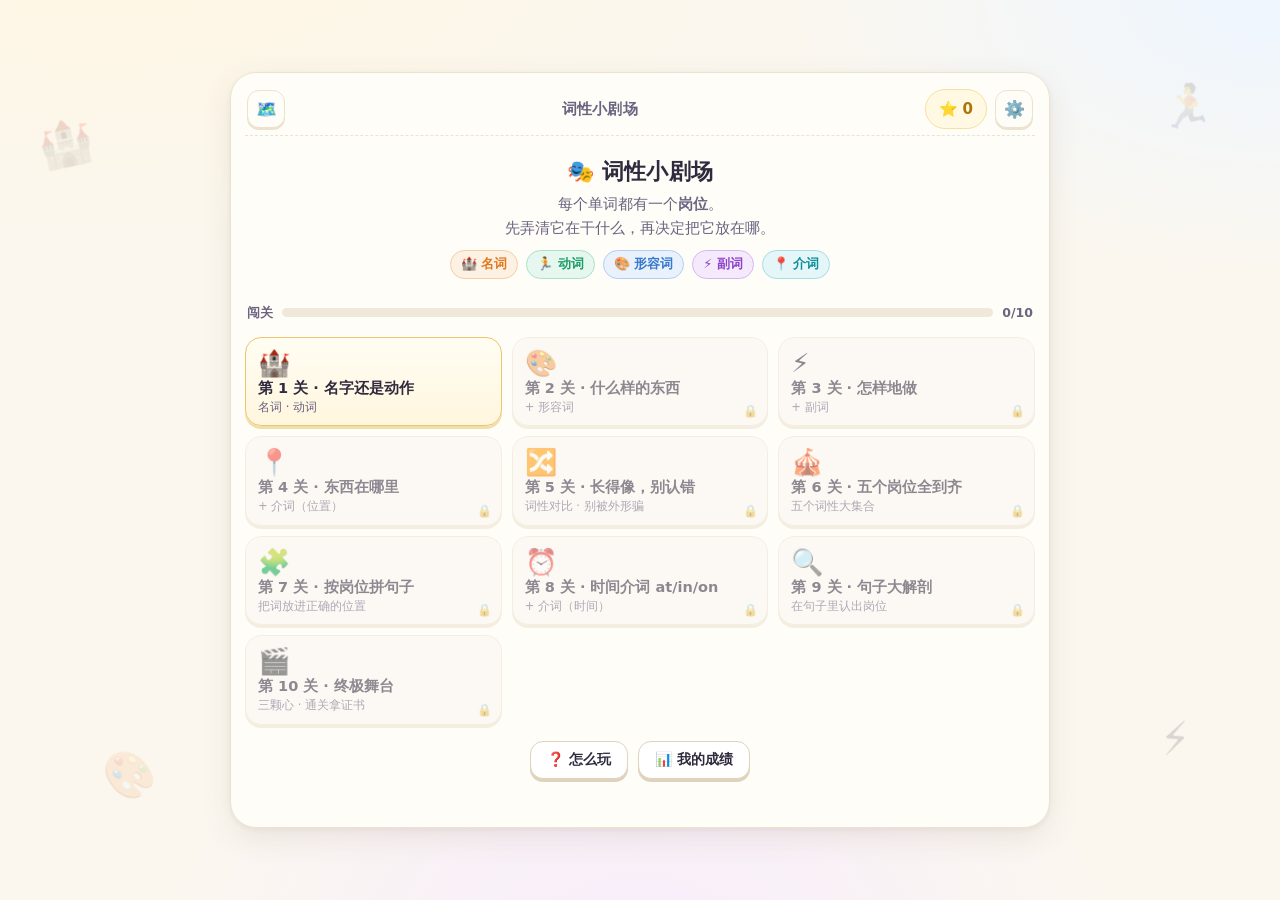
<file: index.html>
<!DOCTYPE html>
<html lang="zh-CN">
<head>
<meta charset="UTF-8">
<meta name="viewport" content="width=device-width, initial-scale=1.0, viewport-fit=cover">
<meta name="theme-color" content="#fbf7ef">
<title>词性小剧场 · 小学生英语词性互动游戏</title>
<meta name="description" content="用认知负荷理论与交替实例原则设计的英语词性学习游戏：名词、动词、形容词、副词，玩着玩着就会了。">
<meta name="apple-mobile-web-app-capable" content="yes">
<meta name="apple-mobile-web-app-status-bar-style" content="default">
<meta property="og:type" content="website">
<meta property="og:title" content="词性小剧场 · 小学生英语词性互动游戏">
<meta property="og:description" content="名词、动词、形容词、副词四个角色各守一个岗位，8 关闯下来就会区分了。按认知负荷理论与交替实例原则设计。">
<meta name="twitter:card" content="summary_large_image">
<link rel="icon" href="data:image/svg+xml,<svg xmlns='http://www.w3.org/2000/svg' viewBox='0 0 100 100'><text y='.9em' font-size='90'>🎭</text></svg>">
<style>
/* ============================================================
   词性小剧场 · Word Theater
   认知负荷理论 + 交替实例原则 的互动英语词性游戏
   ============================================================ */

:root{
  --ink:#2f2a3d;
  --sub:#6b6480;
  --paper:#fffdf8;
  --line:#ece2d0;
  --line-2:#e0d3bd;

  --n:#e07a1f;      /* 名词 orange */
  --n-bg:#fdf1e4;
  --n-line:#f2cfa5;

  --v:#1f9e68;      /* 动词 green */
  --v-bg:#e6f7ef;
  --v-line:#a9e2c6;

  --a:#3679cf;      /* 形容词 blue */
  --a-bg:#e9f1fd;
  --a-line:#b3cdf3;

  --d:#8f45c9;      /* 副词 purple */
  --d-bg:#f4eafc;
  --d-line:#d7b6ef;

  --p:#0f8f9e;      /* 介词 teal */
  --p-bg:#e4f6f8;
  --p-line:#a7dde4;

  --gold:#f7b731;
  --gold-dark:#d99413;
  --red:#e5484d;
  --green:#22a06b;

  --shadow: 0 10px 30px rgba(96,74,52,.10), 0 2px 6px rgba(96,74,52,.06);
  --chunk: 0 4px 0 var(--line-2);

  --r-lg:26px;
  --r-md:18px;
  --r-sm:12px;
}

*{box-sizing:border-box;-webkit-tap-highlight-color:transparent}
html,body{margin:0;padding:0}

body{
  font-family:"PingFang SC","Hiragino Sans GB","Microsoft YaHei","Noto Sans SC",system-ui,-apple-system,sans-serif;
  color:var(--ink);
  background:
    radial-gradient(1200px 600px at 8% -10%, #fef6e2 0%, rgba(254,246,226,0) 60%),
    radial-gradient(900px 500px at 100% 0%, #eef6ff 0%, rgba(238,246,255,0) 55%),
    radial-gradient(800px 700px at 50% 110%, #f7ecfd 0%, rgba(247,236,253,0) 60%),
    #fbf7ef;
  min-height:100dvh;
  display:flex;
  align-items:center;
  justify-content:center;
  padding:14px;
  line-height:1.6;
  -webkit-font-smoothing:antialiased;
}

/* 背景小装饰 */
.bg-deco{position:fixed;inset:0;pointer-events:none;overflow:hidden;z-index:0}
.bg-deco span{position:absolute;font-size:44px;opacity:.16;filter:blur(.3px)}
.bg-deco span:nth-child(1){left:3%;top:12%;transform:rotate(-12deg)}
.bg-deco span:nth-child(2){right:5%;top:8%;transform:rotate(9deg)}
.bg-deco span:nth-child(3){left:8%;bottom:10%;transform:rotate(6deg)}
.bg-deco span:nth-child(4){right:7%;bottom:14%;transform:rotate(-8deg)}

.app{
  position:relative;z-index:1;
  width:100%;
  max-width:820px;
  background:var(--paper);
  border:1px solid var(--line);
  border-radius:var(--r-lg);
  box-shadow:var(--shadow);
  padding:14px 14px 16px;
  display:flex;
  flex-direction:column;
  gap:12px;
  overflow:hidden;
}

/* ---------------- 顶栏 ---------------- */
.topbar{
  display:flex;align-items:center;gap:8px;
  padding:2px 2px 6px;
  border-bottom:1px dashed var(--line);
}
.ttl{
  flex:1;text-align:center;
  font-weight:800;font-size:15px;letter-spacing:.3px;
  color:var(--sub);
  white-space:nowrap;overflow:hidden;text-overflow:ellipsis;
}
.ghost-btn{
  border:1px solid var(--line);
  background:#fffdf7;
  border-radius:12px;
  width:38px;height:38px;
  font-size:17px;line-height:1;
  cursor:pointer;
  box-shadow:0 2px 0 var(--line);
  transition:transform .12s ease, box-shadow .12s ease, background .12s;
  flex:none;
}
.ghost-btn:hover{background:#fff;transform:translateY(-1px)}
.ghost-btn:active{transform:translateY(1px);box-shadow:0 1px 0 var(--line)}
.stars{
  display:flex;align-items:center;gap:5px;
  font-weight:800;font-size:15px;color:#a8760a;
  background:#fff8e3;border:1px solid #f6dfa2;
  padding:7px 13px;border-radius:999px;
  flex:none;
  transition:transform .2s;
}
.stars.pop{transform:scale(1.18)}
.hearts{
  display:flex;align-items:center;gap:1px;flex:none;
  font-size:13px;line-height:1;
  padding:0 1px;
}
.hearts span{transition:transform .25s, opacity .25s, filter .25s}
.hearts span.gone{opacity:.3;filter:grayscale(1) opacity(.55);transform:scale(.78)}
.hearts.pop{animation:pop .35s}

/* ---------------- 舞台 ---------------- */
.stage{
  min-height:430px;
  display:flex;flex-direction:column;
  gap:10px;
  flex:0 0 auto;
  animation:fadeUp .34s cubic-bezier(.2,.9,.3,1.05);
}
.stage-body{display:flex;flex-direction:column;gap:12px;min-height:0}
@keyframes fadeUp{from{opacity:0;transform:translateY(14px)}to{opacity:1;transform:none}}

.hint{
  min-height:26px;
  margin-top:-4px;
  text-align:center;
  font-size:13.5px;color:var(--sub);
  transition:color .2s;
}
.hint b{color:var(--ink)}

/* ---------------- 通用文字 ---------------- */
.h2{font-size:19px;font-weight:800;margin:0;letter-spacing:.2px}
.h3{font-size:16px;font-weight:800;margin:0}
.lead{font-size:14.5px;color:var(--sub);margin:0}
.center{text-align:center}
.row{display:flex;align-items:center;gap:10px;flex-wrap:wrap}
.row.center{justify-content:center}
.spacer{flex:1}
.mono-num{font-variant-numeric:tabular-nums}

/* ---------------- 角色徽章 ---------------- */
.role{
  display:inline-flex;align-items:center;gap:5px;
  font-weight:800;font-size:13px;
  padding:3px 10px;border-radius:999px;
  border:1.5px solid transparent;
  white-space:nowrap;
}
.role.n{color:var(--n);background:var(--n-bg);border-color:var(--n-line)}
.role.v{color:var(--v);background:var(--v-bg);border-color:var(--v-line)}
.role.a{color:var(--a);background:var(--a-bg);border-color:var(--a-line)}
.role.d{color:var(--d);background:var(--d-bg);border-color:var(--d-line)}
.role.p{color:var(--p);background:var(--p-bg);border-color:var(--p-line)}

/* ---------------- 主按钮 ---------------- */
.btn{
  border:none;cursor:pointer;
  font-family:inherit;font-weight:800;font-size:16px;
  color:#fff;
  background:linear-gradient(180deg,#ffca49,#f2ad1d);
  padding:13px 26px;border-radius:16px;
  box-shadow:0 4px 0 #cf8e10, 0 8px 18px rgba(207,142,16,.22);
  transition:transform .1s ease, box-shadow .1s ease, filter .15s;
}
.btn:hover{filter:brightness(1.04)}
.btn:active{transform:translateY(3px);box-shadow:0 1px 0 #cf8e10}
.btn[disabled]{opacity:.45;box-shadow:0 4px 0 #cf8e10;cursor:not-allowed;filter:grayscale(.35)}
.btn.ghost{
  background:#fff;color:var(--ink);
  border:1.5px solid var(--line-2);
  box-shadow:0 3px 0 var(--line-2);
  font-size:14.5px;padding:10px 18px;
}
.btn.ghost:active{box-shadow:0 1px 0 var(--line-2)}
.btn.small{font-size:14px;padding:9px 16px;border-radius:13px}
.btn:focus-visible,.ghost-btn:focus-visible,.wcard:focus-visible,.bucket:focus-visible,.chip:focus-visible,.opt:focus-visible{
  outline:3px solid #7ab7ff;outline-offset:3px;
}

/* ---------------- 卡片外壳 ---------------- */
.panel{
  background:#fff;
  border:1.5px solid var(--line);
  border-radius:var(--r-md);
  padding:14px;
  box-shadow:0 2px 0 var(--line);
}

/* ---------------- 关卡地图 ---------------- */
.map-grid{display:grid;grid-template-columns:repeat(2,minmax(0,1fr));gap:10px}
@media (min-width:700px){ .map-grid{grid-template-columns:repeat(3,minmax(0,1fr))} }
.map-item{
  position:relative;
  text-align:left;cursor:pointer;
  font-family:inherit;
  background:#fff;border:1.5px solid var(--line);
  border-radius:16px;padding:12px 12px 10px;
  box-shadow:0 3px 0 var(--line);
  transition:transform .12s ease, box-shadow .12s, border-color .12s;
  color:var(--ink);
}
.map-item:hover{transform:translateY(-2px);box-shadow:0 6px 0 var(--line)}
.map-item:active{transform:translateY(1px);box-shadow:0 1px 0 var(--line)}
.map-item .mi-emoji{font-size:26px;line-height:1}
.map-item .mi-name{font-weight:800;font-size:14.5px;margin-top:3px}
.map-item .mi-desc{font-size:11.5px;color:var(--sub);margin-top:2px;line-height:1.35}
.map-item .mi-stars{position:absolute;top:8px;right:10px;font-size:12px;color:var(--gold-dark);font-weight:800}
.map-item.done{border-color:#cfe9d9;background:linear-gradient(180deg,#fbfffd,#f2fbf6)}
.map-item.locked{opacity:.55;cursor:not-allowed;background:#faf7f1}
.map-item.current{border-color:#f0c46a;background:linear-gradient(180deg,#fffdf3,#fff6de);box-shadow:0 3px 0 #f0dfae}
.map-item .lock{position:absolute;right:9px;bottom:7px;font-size:12px;opacity:.7}

/* ---------------- 单词卡 ---------------- */
.pool{
  display:grid;grid-template-columns:repeat(4,minmax(0,1fr));
  gap:9px;min-height:60px;
  padding:10px;border-radius:var(--r-md);
  background:repeating-linear-gradient(45deg,#fdfbf5,#fdfbf5 10px,#faf5ea 10px,#faf5ea 20px);
  border:1.5px dashed var(--line-2);
}
.wcard{
  position:relative;
  font-family:inherit;color:var(--ink);
  background:#fff;border:1.5px solid var(--line-2);
  border-radius:14px;padding:9px 6px 7px;
  text-align:center;cursor:pointer;
  box-shadow:0 3px 0 #e7dbc7;
  transition:transform .12s ease, box-shadow .12s, border-color .12s, background .12s;
  display:flex;flex-direction:column;align-items:center;gap:1px;
  min-height:76px;justify-content:center;
}
.wcard:hover{transform:translateY(-2px);box-shadow:0 5px 0 #e7dbc7}
.wcard:active{transform:translateY(1px);box-shadow:0 1px 0 #e7dbc7}
.wcard .wc-emoji{font-size:22px;line-height:1.1}
.wcard .wc-en{font-weight:800;font-size:16px;letter-spacing:.2px;max-width:100%;overflow-wrap:anywhere}
.wcard .wc-zh{font-size:11.5px;color:var(--sub);line-height:1.2}
.wcard.sel{
  border-color:#f0ad2b;background:#fffaec;
  box-shadow:0 0 0 3px #ffe9b5, 0 4px 0 #ecd39a;
  transform:translateY(-3px) scale(1.03);
}
.wcard.used{opacity:.28;pointer-events:none;filter:grayscale(.5)}
.wcard.wrong{animation:shake .38s}
.wcard.ok{animation:pop .32s}
@keyframes shake{
  0%,100%{transform:translateX(0)}
  20%{transform:translateX(-7px) rotate(-2deg)}
  45%{transform:translateX(6px) rotate(2deg)}
  70%{transform:translateX(-4px)}
}
@keyframes pop{0%{transform:scale(1)}45%{transform:scale(1.14)}100%{transform:scale(1)}}

/* ---------------- 分类桶 ---------------- */
.buckets{display:grid;grid-template-columns:1fr 1fr;gap:10px}
.buckets.five{grid-template-columns:repeat(3,minmax(0,1fr))}
@media(min-width:560px){.buckets.five{grid-template-columns:repeat(5,minmax(0,1fr))}}
.buckets.five .bucket{padding:9px 8px;min-height:66px;position:relative}
.buckets.five .bucket .b-head{flex-direction:column;align-items:flex-start;gap:1px;min-width:0;width:100%}
.buckets.five .bucket .b-head .b-name{white-space:normal;font-size:13px;line-height:1.25;max-width:100%}
.buckets.five .bucket small{flex:0 0 auto;order:0;font-size:10.5px;opacity:.85;white-space:nowrap;overflow:hidden;text-overflow:ellipsis;max-width:100%}
.buckets.five .bucket .b-count{position:absolute;top:6px;right:7px}
.buckets.one-col{grid-template-columns:1fr}
.bucket{
  border-radius:var(--r-md);
  border:2px dashed var(--line-2);
  background:#fff;
  padding:10px;
  min-height:112px;
  cursor:pointer;
  font-family:inherit;color:inherit;text-align:left;
  transition:border-color .15s, background .15s, transform .12s;
  display:flex;flex-direction:column;gap:7px;
}
.bucket:hover{transform:translateY(-1px)}
.bucket .b-head{display:flex;align-items:center;gap:6px;flex-wrap:wrap;font-weight:800;font-size:14px}
.bucket .b-head .b-name{white-space:nowrap;display:inline-flex;align-items:center;gap:4px}
.buckets.five .b-key{display:inline-flex;align-items:center;justify-content:center;width:15px;height:15px;border-radius:4px;background:rgba(0,0,0,.07);color:var(--sub);font-style:normal;font-size:10.5px;font-weight:800;flex:0 0 auto}
@media(hover:none){.buckets.five .b-key{display:none}}
.bucket .b-count{margin-left:auto;font-size:12px;font-weight:700;color:var(--sub)}
.bucket .b-items{display:flex;flex-wrap:wrap;gap:6px;align-content:flex-start;min-height:34px}
.bucket.b-n{border-color:var(--n-line);background:linear-gradient(180deg,#fffaf5,var(--n-bg))}
.bucket.b-v{border-color:var(--v-line);background:linear-gradient(180deg,#f7fffb,var(--v-bg))}
.bucket.b-a{border-color:var(--a-line);background:linear-gradient(180deg,#f9fcff,var(--a-bg))}
.bucket.b-d{border-color:var(--d-line);background:linear-gradient(180deg,#fdf9ff,var(--d-bg))}
.bucket.b-p{border-color:var(--p-line);background:linear-gradient(180deg,#f6feff,var(--p-bg))}
.bucket.flash{animation:pop .4s}
.bucket.hintable{border-style:solid}
.mini{
  display:inline-flex;align-items:center;gap:4px;
  font-size:12.5px;font-weight:700;
  padding:4px 9px;border-radius:10px;
  background:#fff;border:1.5px solid var(--line-2);
  animation:pop .3s;
}
.mini.n{border-color:var(--n-line);color:var(--n);background:#fff}
.mini.v{border-color:var(--v-line);color:var(--v)}
.mini.a{border-color:var(--a-line);color:var(--a)}
.mini.d{border-color:var(--d-line);color:var(--d)}
.mini.p{border-color:var(--p-line);color:var(--p)}

/* ---------------- 句子拼装 ---------------- */
.sentence{
  display:flex;align-items:center;justify-content:center;
  gap:8px;flex-wrap:wrap;
  padding:14px 10px;
  border-radius:var(--r-md);
  background:linear-gradient(180deg,#fffdf6,#fff9ea);
  border:1.5px solid #f3e6c9;
}
.slot{
  min-width:118px;min-height:72px;
  border:2.5px dashed #ddcba6;
  border-radius:14px;
  background:#fff;
  display:flex;flex-direction:column;align-items:center;justify-content:center;
  padding:6px 10px;cursor:pointer;
  transition:border-color .15s, background .15s, transform .12s;
  font-family:inherit;color:var(--ink);
}
.slot .s-ph{font-size:12px;color:#b6a687;font-weight:700}
.slot .s-lab{font-size:10.5px;color:#c0b193;margin-top:2px}
.slot:hover{background:#fffaee}
.slot.filled{border-style:solid;border-color:#f0c46a;background:#fffdf4;box-shadow:0 3px 0 #f3e6c9}
.slot.filled .s-en{font-weight:800;font-size:17px}
.slot.filled .s-zh{font-size:11.5px;color:var(--sub)}
.slot.ok{border-color:var(--green);background:#f2fcf7;box-shadow:0 3px 0 #cbeadd}
.slot.bad{animation:shake .4s;border-color:var(--red);background:#fff5f5}
.plus{font-size:20px;color:#cbb894;font-weight:800}

.stage-scene{
  position:relative;
  height:150px;
  border-radius:var(--r-md);
  background:linear-gradient(180deg,#eef7ff,#f8fcff 65%,#f0f8ee);
  border:1.5px solid #dbeaf6;
  overflow:hidden;
  display:flex;align-items:center;justify-content:center;
}
.scene-actor{
  font-size:44px;line-height:1;
  position:absolute;bottom:34px;left:12%;
  transition:transform .4s cubic-bezier(.4,1.4,.5,1), font-size .3s, filter .3s;
  transform-origin:center bottom;
}
.scene-ground{
  position:absolute;left:0;right:0;bottom:26px;height:3px;
  background:repeating-linear-gradient(90deg,#cfe3d2 0 10px,transparent 10px 20px);
}
.scene-label{
  position:absolute;top:9px;left:12px;
  font-size:12px;font-weight:700;color:#7899b5;
  background:#ffffffee;border-radius:999px;padding:2px 10px;
}
.scene-sentence{
  position:absolute;bottom:8px;left:0;right:0;text-align:center;
  font-weight:800;font-size:17px;color:#2f5f80;letter-spacing:.3px;
}
.scene-sentence .hl-n{color:var(--n)}
.scene-sentence .hl-v{color:var(--v)}
.scene-sentence .hl-a{color:var(--a)}
.scene-sentence .hl-d{color:var(--d)}
.scene-sentence .hl-p{color:var(--p)}

@keyframes walkFast{0%{transform:translateX(0)}100%{transform:translateX(360px)}}
@keyframes walkSlow{0%{transform:translateX(0)}100%{transform:translateX(300px)}}
@keyframes hop{0%,100%{transform:translateY(0)}50%{transform:translateY(-26px)}}
.act-fast{animation:walkFast 1.5s linear forwards}
.act-slow{animation:walkSlow 4.2s linear forwards}
.act-jump{animation:hop .7s ease-in-out 2}

/* ---------------- 选择题 ---------------- */
.opts{display:grid;gap:9px}
.opts.two{grid-template-columns:1fr 1fr}
.opt{
  font-family:inherit;color:var(--ink);text-align:left;
  background:#fff;border:1.5px solid var(--line-2);
  border-radius:14px;padding:13px 15px;
  cursor:pointer;font-size:16px;font-weight:700;
  box-shadow:0 3px 0 var(--line-2);
  transition:transform .12s, box-shadow .12s, border-color .12s, background .12s;
  display:flex;align-items:center;gap:9px;
}
.opt:hover{transform:translateY(-1px);box-shadow:0 5px 0 var(--line-2)}
.opt:active{transform:translateY(2px);box-shadow:0 1px 0 var(--line-2)}
.opt .o-key{
  flex:none;width:24px;height:24px;border-radius:8px;
  background:#f4efe4;color:#9c8b6d;
  display:grid;place-items:center;font-size:12.5px;font-weight:800;
}
.opt.right{border-color:var(--green);background:#f1fbf6;box-shadow:0 3px 0 #bfe6d5}
.opt.right .o-key{background:#d6f2e5;color:#1c7f57}
.opt.wrong{border-color:var(--red);background:#fff5f5;box-shadow:0 3px 0 #f2c6c7;animation:shake .38s}
.opt[disabled]{cursor:default}

/* ---------------- 句子解剖 ---------------- */
.chips{display:flex;flex-wrap:wrap;gap:8px;justify-content:center;padding:12px 8px;
  background:linear-gradient(180deg,#fffdf6,#fff9ea);border:1.5px solid #f3e6c9;border-radius:var(--r-md)}
.chip{
  font-family:inherit;font-size:19px;font-weight:800;color:var(--ink);
  background:#fff;border:1.5px solid var(--line-2);border-radius:12px;
  padding:8px 14px;cursor:pointer;
  box-shadow:0 3px 0 #e7dbc7;
  transition:transform .12s, box-shadow .12s, border-color .12s, background .12s;
  display:inline-flex;align-items:center;gap:6px;
}
.chip:hover{transform:translateY(-2px);box-shadow:0 5px 0 #e7dbc7}
.chip:active{transform:translateY(1px);box-shadow:0 1px 0 #e7dbc7}
.chip .c-tag{font-size:10.5px;font-weight:800;padding:1px 6px;border-radius:999px;background:#f4efe4;color:#a3906e}
.chip.found{cursor:default;transform:none}
.chip.found.n{border-color:var(--n);background:var(--n-bg);box-shadow:0 3px 0 var(--n-line)}
.chip.found.v{border-color:var(--v);background:var(--v-bg);box-shadow:0 3px 0 var(--v-line)}
.chip.found.a{border-color:var(--a);background:var(--a-bg);box-shadow:0 3px 0 var(--a-line)}
.chip.found.d{border-color:var(--d);background:var(--d-bg);box-shadow:0 3px 0 var(--d-line)}
.chip.found.p{border-color:var(--p);background:var(--p-bg);box-shadow:0 3px 0 var(--p-line)}
.chip.found.n .c-tag{background:var(--n);color:#fff}
.chip.found.v .c-tag{background:var(--v);color:#fff}
.chip.found.a .c-tag{background:var(--a);color:#fff}
.chip.found.d .c-tag{background:var(--d);color:#fff}
.chip.found.p .c-tag{background:var(--p);color:#fff}
.chip.wrong{animation:shake .38s}

/* ---------------- 说明双卡 ---------------- */
.duo{display:grid;grid-template-columns:1fr 1fr;gap:10px}
.info-card{
  border-radius:var(--r-md);padding:13px;border:1.5px solid var(--line);
  background:#fff;display:flex;flex-direction:column;gap:7px;
}
.info-card.n{background:linear-gradient(180deg,#fffaf5,var(--n-bg));border-color:var(--n-line)}
.info-card.v{background:linear-gradient(180deg,#f7fffb,var(--v-bg));border-color:var(--v-line)}
.info-card.a{background:linear-gradient(180deg,#f9fcff,var(--a-bg));border-color:var(--a-line)}
.info-card.d{background:linear-gradient(180deg,#fdf9ff,var(--d-bg));border-color:var(--d-line)}
.info-card.p{background:linear-gradient(180deg,#f6feff,var(--p-bg));border-color:var(--p-line)}
.info-card .ic-emoji{font-size:27px;line-height:1}
.info-card .ic-name{font-weight:800;font-size:15.5px;display:flex;align-items:center;gap:6px;flex-wrap:wrap}
.info-card .ic-ask{font-size:12.5px;color:var(--sub);line-height:1.45}
.eg-list{display:flex;flex-wrap:wrap;gap:6px}
.eg{
  font-family:inherit;cursor:pointer;color:var(--ink);
  background:#fffffff0;border:1.5px solid var(--line-2);border-radius:11px;
  padding:5px 10px;font-size:13.5px;font-weight:700;
  transition:transform .12s, box-shadow .12s;
  box-shadow:0 2px 0 #e7dbc7;
}
.eg:hover{transform:translateY(-1px);box-shadow:0 4px 0 #e7dbc7}
.eg:active{transform:translateY(1px);box-shadow:0 1px 0 #e7dbc7}

/* ---------------- 进度 ---------------- */
.bar-wrap{display:flex;align-items:center;gap:9px;font-size:12.5px;color:var(--sub);font-weight:700}
.bar{flex:1;height:9px;border-radius:999px;background:#f0e9db;overflow:hidden}
.bar>i{display:block;height:100%;width:0;border-radius:999px;
  background:linear-gradient(90deg,#ffd66b,#f5b02a);transition:width .35s cubic-bezier(.2,.9,.3,1)}

/* ---------------- 提示气泡 / 反馈 ---------------- */
.fb{
  border-radius:14px;padding:10px 14px;
  font-size:14px;font-weight:700;
  display:flex;align-items:center;gap:8px;
  animation:fadeUp .25s;
}
.fb.ok{background:#effaf3;border:1.5px solid #bfe7d3;color:#1a7d55}
.fb.bad{background:#fff6f4;border:1.5px solid #f6cfc9;color:#b8362b}
.fb.tip{background:#f6f9ff;border:1.5px solid #cfe0f7;color:#2c5a91;font-weight:600}

/* ---------------- 弹层 ---------------- */
.sheet{
  position:fixed;inset:0;z-index:60;
  background:rgba(47,42,61,.42);
  backdrop-filter:blur(3px);
  display:flex;align-items:center;justify-content:center;
  padding:16px;
  animation:fadeIn .2s;
}
@keyframes fadeIn{from{opacity:0}to{opacity:1}}
.sheet-card{
  background:var(--paper);
  border-radius:24px;
  padding:22px 20px;
  width:100%;max-width:420px;
  text-align:center;
  box-shadow:0 24px 60px rgba(47,42,61,.3);
  animation:popIn .32s cubic-bezier(.2,1.3,.4,1);
  max-height:88dvh;overflow:auto;
}
@keyframes popIn{from{transform:scale(.88) translateY(14px);opacity:0}to{transform:none;opacity:1}}
.sheet-card .big{font-size:46px;line-height:1}
.sheet-card h3{margin:8px 0 4px;font-size:19px}
.sheet-card p{margin:0;font-size:14px;color:var(--sub)}

.toast{
  position:fixed;left:50%;bottom:24px;transform:translate(-50%,20px);
  background:#2f2a3d;color:#fff;font-size:14px;font-weight:700;
  padding:10px 18px;border-radius:999px;z-index:80;
  opacity:0;pointer-events:none;transition:opacity .22s, transform .22s;
  max-width:88vw;text-align:center;
}
.toast.show{opacity:1;transform:translate(-50%,0)}

/* ---------------- 道具 / 证书 ---------------- */
.props{display:grid;grid-template-columns:repeat(4,58px);gap:10px 14px;justify-content:center;padding:8px 0}
.prop{
  width:58px;height:58px;border-radius:16px;
  background:#fff;border:1.5px solid var(--line);
  display:grid;place-items:center;font-size:26px;
  box-shadow:0 3px 0 var(--line);
  animation:pop .45s;
}
.prop.empty{opacity:.32;filter:grayscale(1);box-shadow:none;background:#faf7f1}
.cert{
  background:linear-gradient(180deg,#fffdf4,#fff5dc);
  border:3px double #e5c67a;border-radius:18px;padding:18px 16px;
}
.cert .ct-title{font-size:13px;letter-spacing:2px;color:#b08831;font-weight:800}
.cert .ct-name{font-size:22px;font-weight:900;margin:6px 0 2px}
.cert .ct-desc{font-size:12.5px;color:#8a7653}
input.nameInput{
  font-family:inherit;font-size:16px;font-weight:700;color:var(--ink);
  border:1.5px solid var(--line-2);border-radius:12px;
  padding:10px 14px;width:100%;text-align:center;background:#fff;
}
input.nameInput:focus{outline:3px solid #ffe0a3;outline-offset:1px}

/* ---------------- 尺寸适配 ---------------- */
@media (max-width:560px){
  body{padding:8px}
  .app{padding:11px 10px 12px;border-radius:20px;gap:10px}
  .stage{min-height:400px}
  .h2{font-size:17.5px}
  .ttl{font-size:13.5px}
  .ghost-btn{width:34px;height:34px;font-size:15px}
  .stars{font-size:13.5px;padding:6px 10px}
  .pool{grid-template-columns:repeat(4,minmax(0,1fr));gap:7px;padding:8px}
  .wcard{min-height:70px;padding:7px 4px 6px}
  .wcard .wc-en{font-size:14.5px}
  .buckets{gap:8px}
  .bucket{padding:8px;min-height:104px}
  .buckets.five .bucket{padding:9px 7px;min-height:66px}
  .slot{min-width:96px;min-height:64px}
  .chip{font-size:17px;padding:7px 11px}
  .opt{font-size:15px;padding:11px 12px}
  .map-grid{grid-template-columns:1fr 1fr}
  .stage-scene{height:132px}
  .scene-actor{font-size:38px}
}
@media (max-width:380px){
  .pool{grid-template-columns:repeat(4,minmax(0,1fr));gap:6px;padding:7px}
  .wcard .wc-en{font-size:13.5px}
  .duo{grid-template-columns:1fr}
  .ttl{font-size:12.5px}
  .bucket .b-head{font-size:13px;gap:4px}
  .bucket .b-head small{font-size:10px;order:2;flex:1 1 100%;margin:1px 0 0;white-space:nowrap}
  .bucket .b-count{font-size:11px}
}
@media (prefers-reduced-motion: reduce){
  *{animation-duration:.001s !important;transition-duration:.001s !important}
  .stage{animation:none}
}

/* ---------------- 补充：静态词 / 功能词 ---------------- */
.wstatic{
  font-weight:800;font-size:17px;color:#8a7f6b;
  padding:0 2px;
}
.fnw{
  font-size:18px;font-weight:700;color:#b9ab95;
  padding:8px 4px;
}
.bucket .b-head small{font-size:11px;font-weight:700;color:var(--sub);margin-left:0;opacity:.9}

/* ---------------- 拼句子场景（第 6 关） ---------------- */
.build-scene{
  position:relative;
  border-radius:var(--r-md);
  background:linear-gradient(180deg,#eef7ff,#f9fcff 60%,#f2f9ef);
  border:1.5px solid #dbeaf6;
  padding:10px 10px 12px;
  overflow:hidden;
}
.bs-top{display:flex;align-items:center;gap:9px;margin-bottom:8px}
.bs-actor{
  font-size:27px;line-height:1;flex:none;
  display:inline-flex;align-items:center;justify-content:center;
  width:42px;height:42px;border-radius:12px;
  background:#ffffffcc;border:1.5px solid #dbeaf6;
  transform-origin:center bottom;
}
.bs-goal{font-size:12.5px;font-weight:700;color:#7899b5;line-height:1.35}
.bs-goal b{color:#4a7fa6}
.bs-read{
  margin-top:8px;min-height:0;text-align:center;
  font-weight:800;font-size:16px;color:#2f5f80;letter-spacing:.4px;
  opacity:0;transition:opacity .25s;
}
.bs-read.on{opacity:1;min-height:22px}
.bs-read .hl-n{color:var(--n)}
.bs-read .hl-v{color:var(--v)}
.bs-read .hl-a{color:var(--a)}
.bs-read .hl-d{color:var(--d)}
.bs-read .hl-p{color:var(--p)}
.bs-actor.act-fast{animation:bsWalkFast 1.4s linear forwards}
.bs-actor.act-slow{animation:bsWalkSlow 3.2s linear forwards}
.bs-actor.act-jump{animation:hop .7s ease-in-out 2}
@keyframes bsWalkFast{0%{transform:translateX(0)}100%{transform:translateX(250px)}}
@keyframes bsWalkSlow{0%{transform:translateX(0)}100%{transform:translateX(190px)}}

</style>
</head>
<body>
<div class="bg-deco" aria-hidden="true"><span>🏰</span><span>🏃</span><span>🎨</span><span>⚡</span></div>

<main class="app">
  <header class="topbar">
    <button class="ghost-btn" id="btnHome" title="回到地图" aria-label="回到地图">🗺️</button>
    <div class="ttl" id="ttl">词性小剧场</div>
    <div class="hearts" id="hearts" hidden aria-label="剩余爱心"></div>
    <div class="stars" id="stars" aria-label="星星数">⭐ <span id="starNum">0</span></div>
    <button class="ghost-btn" id="btnSet" title="设置" aria-label="设置">⚙️</button>
  </header>

  <section class="stage" id="stage" aria-live="polite">
    <div class="stage-body" id="stageBody"></div>
    <div class="hint" id="hint" aria-live="polite"></div>
  </section>
</main>

<div id="sheetRoot"></div>
<div class="toast" id="toast" role="status" aria-live="polite"></div>

<script>
/* ============================================================
   词性小剧场 · Word Theater
   ------------------------------------------------------------
   设计依据：
   1) 认知负荷理论（CLT）
      - 内在负荷：每关只增加一个新的、必要的信息块（新词性）
      - 外在负荷：同一套交互机制贯穿全部关卡，不引入新操作；
                  标签与题目同屏呈现，避免「注意力分散效应」；
                  不要求孩子读长段说明文字（避免「冗余效应」）
      - 相关负荷：全部为「自己动手做决定」，而不是看讲解
   2) 交替实例原则（Interleaved Practice / Contrastive Examples）
      - 同一深层结构（看意思→问三个问题→定岗位）不断换「故事表皮」
      - 后期关卡把新学的词性与旧的混在一起，逼迫「辨别」而非「记忆顺序」
   ============================================================ */
'use strict';

/* ================= 0 · 小工具 ================= */
const $ = (s, r = document) => r.querySelector(s);
const $$ = (s, r = document) => Array.from(r.querySelectorAll(s));
const wait = ms => new Promise(r => setTimeout(r, ms));
const esc = s => String(s).replace(/[&<>"]/g, c => ({ '&': '&amp;', '<': '&lt;', '>': '&gt;', '"': '&quot;' }[c]));
function shuffle(a) { a = a.slice(); for (let i = a.length - 1; i > 0; i--) { const j = Math.random() * (i + 1) | 0;[a[i], a[j]] = [a[j], a[i]]; } return a; }

/* ================= 1 · 存档 ================= */
const Store = {
  KEY: 'wordTheater.v1',
  data: { stars: 0, levels: {}, sound: true, name: '' },
  load() {
    try { const s = JSON.parse(localStorage.getItem(this.KEY) || 'null'); if (s) Object.assign(this.data, s); } catch (e) { }
    return this;
  },
  save() { try { localStorage.setItem(this.KEY, JSON.stringify(this.data)); } catch (e) { } },
  addStars(n) {
    if (n <= 0) return;
    this.data.stars += n; this.save(); paintStars(true);
  },
  setLevel(id, s) {
    if ((this.data.levels[id] || 0) >= s) return;
    this.data.levels[id] = s; this.save();
  },
  unlocked(id) {
    if (id === 1) return true;
    if (this.data.unlockAll) return true;
    return (this.data.levels[id - 1] || 0) > 0;
  },
  reset() { this.data = { stars: 0, levels: {}, sound: this.data.sound, name: '' }; this.save(); paintStars(); }
};

/* ================= 2 · 音效 & 朗读 ================= */
const Sound = {
  ctx: null,
  on: true,
  init() {
    if (!this.on) return null;
    if (!this.ctx) { const AC = window.AudioContext || window.webkitAudioContext; if (!AC) return null; this.ctx = new AC(); }
    if (this.ctx.state === 'suspended') this.ctx.resume();
    return this.ctx;
  },
  tone(freq, at, dur, type = 'sine', vol = 0.13) {
    const c = this.init(); if (!c) return;
    const t = c.currentTime + at;
    const o = c.createOscillator(), g = c.createGain();
    o.type = type; o.frequency.setValueAtTime(freq, t);
    g.gain.setValueAtTime(0.0001, t);
    g.gain.exponentialRampToValueAtTime(vol, t + 0.012);
    g.gain.exponentialRampToValueAtTime(0.0001, t + dur);
    o.connect(g); g.connect(c.destination);
    o.start(t); o.stop(t + dur + 0.03);
  },
  tap() { this.tone(620, 0, 0.06, 'triangle', 0.05); },
  ok() { [660, 880, 1174].forEach((f, i) => this.tone(f, i * 0.07, 0.16, 'sine', 0.11)); },
  no() { this.tone(320, 0, 0.11, 'sawtooth', 0.07); this.tone(214, 0.09, 0.18, 'sawtooth', 0.06); },
  win() { [523, 659, 784, 1046, 1318].forEach((f, i) => this.tone(f, i * 0.085, 0.3, 'triangle', 0.11)); },
  say(text) {
    if (!this.on || !('speechSynthesis' in window)) return;
    try {
      speechSynthesis.cancel();
      const u = new SpeechSynthesisUtterance(text);
      u.lang = 'en-US'; u.rate = 0.82; u.pitch = 1.05;
      speechSynthesis.speak(u);
    } catch (e) { }
  }
};
Sound.on = Store.data.sound !== false;

/* ================= 3 · 四个「岗位」 ================= */
const POS = {
  n: { key: 'n', name: '名词', en: 'Noun', emoji: '🏰', short: '名字', ask: '它是「东西 / 人 / 地方」吗？',
       probe: '它是人、地方或东西的<b>名字</b>吗？',
       ex: [['dog', '狗'], ['school', '学校'], ['book', '书']] },
  v: { key: 'v', name: '动词', en: 'Verb', emoji: '🏃', short: '动作', ask: '它表示「做动作」吗？',
       probe: '它表示一个<b>动作</b>吗？',
       ex: [['run', '跑'], ['jump', '跳'], ['sing', '唱歌']] },
  a: { key: 'a', name: '形容词', en: 'Adjective', emoji: '🎨', short: '什么样的', ask: '它能回答「什么样的…」吗？',
       probe: '它能回答「<b>什么样的</b>…」吗？',
       ex: [['big', '大的'], ['happy', '开心的'], ['red', '红色的']] },
  d: { key: 'd', name: '副词', en: 'Adverb', emoji: '⚡', short: '怎样地', ask: '它能回答「怎样地做…」吗？',
       probe: '它能回答「<b>怎样地</b>做…」吗？',
       ex: [['quickly', '快速地'], ['slowly', '慢慢地'], ['loudly', '大声地']] },
  p: { key: 'p', name: '介词', en: 'Preposition', emoji: '📍', short: '在哪里 · 什么时候', ask: '它告诉我们「在哪里 / 什么时候」吗？',
       probe: '它后面跟着一个<b>名字</b>，告诉我们「<b>在哪里</b>」或「<b>什么时候</b>」吗？',
       ex: [['in the box', '在盒子里'], ['on the desk', '在桌上'], ['at six', '在六点']] }
};

/* ================= 4 · 关卡数据 ================= */
const W = (en, zh, emoji, pos) => ({ en, zh, emoji, pos });

const LEVELS = [
  /* -------- 第 1 关：名词 vs 动词 -------- */
  {
    id: 1, emoji: '🏰', name: '名字还是动作', desc: '名词 · 动词',
    newRoles: ['n', 'v'], roles: ['n', 'v'], buckets: ['n', 'v'],
    rounds: [
      { type: 'sort', words: [W('dog', '狗', '🐶', 'n'), W('run', '跑', '🏃', 'v'), W('book', '书', '📕', 'n'), W('jump', '跳', '🤸', 'v')] },
      { type: 'sort', words: [W('apple', '苹果', '🍎', 'n'), W('swim', '游泳', '🏊', 'v'), W('bird', '鸟', '🐦', 'n'), W('dance', '跳舞', '💃', 'v')] },
      { type: 'sort', words: [W('teacher', '老师', '👩‍🏫', 'n'), W('read', '读', '📖', 'v'), W('school', '学校', '🏫', 'n'), W('eat', '吃', '🍽️', 'v')] }
    ]
  },
  /* -------- 第 2 关：加入形容词 -------- */
  {
    id: 2, emoji: '🎨', name: '什么样的东西', desc: '+ 形容词',
    newRoles: ['a'], roles: ['n', 'v', 'a'], buckets: ['n', 'v', 'a'],
    rounds: [
      { type: 'sort', words: [W('big', '大的', '🐘', 'a'), W('cat', '猫', '🐱', 'n'), W('sing', '唱歌', '🎤', 'v'), W('small', '小的', '🐜', 'a')] },
      { type: 'sort', words: [W('jump', '跳', '🤸', 'v'), W('happy', '开心的', '😄', 'a'), W('school', '学校', '🏫', 'n'), W('tall', '高的', '🦒', 'a')] },
      { type: 'sort', words: [W('red', '红色的', '🍎', 'a'), W('run', '跑', '🏃', 'v'), W('book', '书', '📕', 'n'), W('cute', '可爱的', '🐰', 'a')] },
      { type: 'sort', words: [W('bird', '鸟', '🐦', 'n'), W('swim', '游泳', '🏊', 'v'), W('new', '新的', '✨', 'a'), W('funny', '有趣的', '🤡', 'a')] }
    ]
  },
  /* -------- 第 3 关：加入副词 -------- */
  {
    id: 3, emoji: '⚡', name: '怎样地做', desc: '+ 副词',
    newRoles: ['d'], roles: ['n', 'v', 'd'], buckets: ['n', 'v', 'd'],
    rounds: [
      { type: 'sort', words: [W('slowly', '慢慢地', '🐢', 'd'), W('run', '跑', '🏃', 'v'), W('dog', '狗', '🐶', 'n'), W('quickly', '快速地', '🐇', 'd')] },
      { type: 'sort', words: [W('happily', '开心地', '😊', 'd'), W('sing', '唱歌', '🎤', 'v'), W('school', '学校', '🏫', 'n'), W('quietly', '安静地', '🤫', 'd')] },
      { type: 'sort', words: [W('loudly', '大声地', '📢', 'd'), W('book', '书', '📕', 'n'), W('dance', '跳舞', '💃', 'v'), W('carefully', '小心地', '🔍', 'd')] }
    ]
  },
  /* -------- 第 4 关：加入介词（位置） -------- */
  {
    id: 4, emoji: '📍', name: '东西在哪里', desc: '+ 介词（位置）',
    newRoles: ['p'], roles: ['n', 'v', 'a', 'd', 'p'], buckets: ['p', 'n'],
    rounds: [
      { type: 'sort', buckets: ['p', 'n'], tag: '介词 还是 名词？',
        words: [W('in', '在…里', '📥', 'p'), W('box', '盒子', '📦', 'n'), W('on', '在…上', '⬆️', 'p'), W('desk', '书桌', '🪑', 'n')] },
      { type: 'sort', buckets: ['p', 'n'], tag: '介词 还是 名词？',
        words: [W('under', '在…下面', '⬇️', 'p'), W('bed', '床', '🛏️', 'n'), W('near', '在…附近', '🧭', 'p'), W('window', '窗户', '🪟', 'n')] },
      { type: 'build', tag: '把「在哪里」说完整',
        parts: [{ t: 'text', v: 'The' }, { t: 'slot', pos: 'n', expect: 'cat' }, { t: 'slot', pos: 'v' }, { t: 'slot', pos: 'p' }, { t: 'text', v: 'the' }, { t: 'slot', pos: 'n', expect: 'bed' }, { t: 'text', v: '.' }],
        pool: [W('cat', '猫', '🐱', 'n'), W('sleeps', '睡觉', '😴', 'v'), W('on', '在…上', '⬆️', 'p'), W('bed', '床', '🛏️', 'n'), W('quickly', '快速地', '🐇', 'd')],
        speak: 'The cat sleeps on the bed', zh: '猫在床上睡觉', scene: { emoji: '🐱', anim: 'hop' } },
      { type: 'sentence', en: 'The book is in the box.', zh: '书在盒子里。',
        tokens: [{ w: 'The', plain: true }, { w: 'book', pos: 'n' }, { w: 'is', plain: true }, { w: 'in', pos: 'p' }, { w: 'the', plain: true }, { w: 'box', pos: 'n' }] }
    ]
  },
  /* -------- 第 5 关：交替辨别（易混对） -------- */
  {
    id: 5, emoji: '🔀', name: '长得像，别认错', desc: '词性对比 · 别被外形骗',
    newRoles: [], roles: ['n', 'v', 'a', 'd', 'p'],
    rounds: [
      { type: 'sort', buckets: ['n', 'a'], tag: '名词 还是 形容词？',
        words: [W('mountain', '山', '⛰️', 'n'), W('clean', '干净的', '🧼', 'a'), W('tall', '高的', '🦒', 'a'), W('river', '河', '🌊', 'n')] },
      { type: 'sort', buckets: ['n', 'a'], tag: '名词 还是 形容词？',
        words: [W('cute', '可爱的', '🐰', 'a'), W('bus', '公交车', '🚌', 'n'), W('new', '新的', '✨', 'a'), W('park', '公园', '🌳', 'n')] },
      { type: 'sort', buckets: ['v', 'd'], tag: '动词 还是 副词？',
        words: [W('quickly', '快速地', '🐇', 'd'), W('read', '读', '📖', 'v'), W('loudly', '大声地', '📢', 'd'), W('swim', '游泳', '🏊', 'v')] },
      { type: 'sort', buckets: ['v', 'd'], tag: '动词 还是 副词？',
        words: [W('jump', '跳', '🤸', 'v'), W('slowly', '慢慢地', '🐢', 'd'), W('eat', '吃', '🍽️', 'v'), W('happily', '开心地', '😊', 'd')] }
    ]
  },
  /* -------- 第 6 关：五个岗位一起 -------- */
  {
    id: 6, emoji: '🎪', name: '五个岗位全到齐', desc: '五个词性大集合',
    newRoles: [], roles: ['n', 'v', 'a', 'd', 'p'], buckets: ['n', 'v', 'a', 'd', 'p'],
    rounds: [
      { type: 'sort', words: [W('apple', '苹果', '🍎', 'n'), W('quickly', '快速地', '🐇', 'd'), W('happy', '开心的', '😄', 'a'), W('in', '在…里', '📥', 'p'), W('bus', '公交车', '🚌', 'n'), W('sing', '唱歌', '🎤', 'v')] },
      { type: 'sort', words: [W('teacher', '老师', '👩‍🏫', 'n'), W('under', '在…下面', '⬇️', 'p'), W('loudly', '大声地', '📢', 'd'), W('red', '红色的', '🍎', 'a'), W('swim', '游泳', '🏊', 'v'), W('park', '公园', '🌳', 'n')] },
      { type: 'sort', words: [W('river', '河', '🌊', 'n'), W('near', '在…附近', '🧭', 'p'), W('happily', '开心地', '😊', 'd'), W('clean', '干净的', '🧼', 'a'), W('dance', '跳舞', '💃', 'v'), W('book', '书', '📕', 'n')] }
    ]
  },
  /* -------- 第 7 关：拼句子 -------- */
  {
    id: 7, emoji: '🧩', name: '按岗位拼句子', desc: '把词放进正确的位置',
    newRoles: [], roles: ['n', 'v', 'a', 'd', 'p'], buckets: ['n', 'v', 'a', 'd', 'p'],
    rounds: [
      {
        type: 'build',
        parts: [{ t: 'text', v: 'a' }, { t: 'slot', pos: 'a' }, { t: 'slot', pos: 'n' }],
        pool: [W('cute', '可爱的', '🐰', 'a'), W('rabbit', '兔子', '🐇', 'n'), W('run', '跑', '🏃', 'v'), W('slowly', '慢慢地', '🐢', 'd')],
        speak: 'a cute rabbit', zh: '一只可爱的兔子', scene: { emoji: '🐇', anim: 'hop' }
      },
      {
        type: 'build',
        parts: [{ t: 'text', v: 'The' }, { t: 'slot', pos: 'a' }, { t: 'slot', pos: 'n' }, { t: 'slot', pos: 'v' }, { t: 'text', v: '.' }],
        pool: [W('cute', '可爱的', '🐰', 'a'), W('rabbit', '兔子', '🐇', 'n'), W('jumps', '跳', '🤸', 'v'), W('on', '在…上', '⬆️', 'p')],
        speak: 'The cute rabbit jumps', zh: '这只可爱的兔子跳起来', scene: { emoji: '🐇', anim: 'hop' }
      },
      {
        type: 'build',
        parts: [{ t: 'text', v: 'The' }, { t: 'slot', pos: 'a' }, { t: 'slot', pos: 'n' }, { t: 'slot', pos: 'v' }, { t: 'slot', pos: 'd' }, { t: 'text', v: '.' }],
        pool: [W('little', '小小的', '🐜', 'a'), W('turtle', '乌龟', '🐢', 'n'), W('walks', '走', '🚶', 'v'), W('slowly', '慢慢地', '🐌', 'd'), W('under', '在…下面', '⬇️', 'p')],
        speak: 'The little turtle walks slowly', zh: '这只小乌龟慢慢地走', scene: { emoji: '🐢', anim: 'slow' }
      },
      {
        type: 'build',
        parts: [{ t: 'text', v: 'The' }, { t: 'slot', pos: 'n', expect: 'dog' }, { t: 'slot', pos: 'v' }, { t: 'slot', pos: 'p' }, { t: 'text', v: 'the' }, { t: 'slot', pos: 'n', expect: 'tree' }, { t: 'text', v: '.' }],
        pool: [W('dog', '狗', '🐶', 'n'), W('runs', '跑', '🏃', 'v'), W('under', '在…下面', '⬇️', 'p'), W('tree', '树', '🌳', 'n'), W('happy', '开心的', '😄', 'a')],
        speak: 'The dog runs under the tree', zh: '狗在树下跑', scene: { emoji: '🐶', anim: 'fast' }
      }
    ]
  },
  /* -------- 第 8 关：介词进阶（时间） -------- */
  {
    id: 8, emoji: '⏰', name: '时间介词 at/in/on', desc: '+ 介词（时间）',
    newRoles: [], roles: ['p', 'n', 'a'], buckets: ['p', 'n', 'a'],
    rounds: [
      { type: 'choice', tag: '时间介词怎么选',
        q: '「在七点」用哪个介词？',
        options: [{ v: 'at seven' }, { v: 'on seven' }, { v: 'in seven' }],
        answer: 0,
        why: 'at 后面跟着「几点」，at seven 就是在七点。',
        hint: '先说时间是「几点」「星期几」还是「几月」。' },
      { type: 'choice', tag: '时间介词怎么选',
        q: '「在星期一」用哪个介词？',
        options: [{ v: 'in Monday' }, { v: 'on Monday' }, { v: 'at Monday' }],
        answer: 1,
        why: 'on 后面跟着「星期几 / 具体哪一天」，on Monday 就是在星期一。',
        hint: '星期一是一周里的一天，想想「具体哪一天」用哪个。' },
      { type: 'sort', buckets: ['p', 'n', 'a'], tag: '介词 还是 名词 还是 形容词？',
        words: [W('at', '在（几点）', '🕖', 'p'), W('Monday', '星期一', '📅', 'n'), W('early', '早的', '🌅', 'a'), W('in', '在（几月）', '📆', 'p'), W('morning', '早上', '☀️', 'n'), W('late', '晚的', '🌙', 'a')] },
      { type: 'build', tag: '把时间说完整',
        parts: [{ t: 'text', v: 'We' }, { t: 'slot', pos: 'v' }, { t: 'text', v: 'to' }, { t: 'slot', pos: 'n', expect: 'school' }, { t: 'slot', pos: 'p' }, { t: 'slot', pos: 'n', expect: 'seven' }, { t: 'text', v: '.' }],
        pool: [W('go', '去', '🚶', 'v'), W('school', '学校', '🏫', 'n'), W('at', '在（几点）', '🕖', 'p'), W('seven', '七点', '7️⃣', 'n'), W('slowly', '慢慢地', '🐢', 'd')],
        speak: 'We go to school at seven', zh: '我们七点去学校', scene: { emoji: '🎒', anim: 'fast' } }
    ]
  },
  /* -------- 第 9 关：句子里的每个词 -------- */
  {
    id: 9, emoji: '🔍', name: '句子大解剖', desc: '在句子里认出岗位',
    newRoles: [], roles: ['n', 'v', 'a', 'd', 'p'], buckets: ['n', 'v', 'a', 'd', 'p'],
    rounds: [
      { type: 'sentence', en: 'Birds sing sweetly in the tree.', zh: '鸟儿在树上甜甜地唱歌。',
        tokens: [{ w: 'Birds', pos: 'n' }, { w: 'sing', pos: 'v' }, { w: 'sweetly', pos: 'd' }, { w: 'in', pos: 'p' }, { w: 'the', plain: true }, { w: 'tree', pos: 'n' }] },
      { type: 'sentence', en: 'The yellow bus stops near the park.', zh: '那辆黄色的公交车在公园附近停下。',
        tokens: [{ w: 'The', plain: true }, { w: 'yellow', pos: 'a' }, { w: 'bus', pos: 'n' }, { w: 'stops', pos: 'v' }, { w: 'near', pos: 'p' }, { w: 'the', plain: true }, { w: 'park', pos: 'n' }] },
      { type: 'sentence', en: 'Two black cats sleep under the desk.', zh: '两只黑猫在书桌下面睡觉。',
        tokens: [{ w: 'Two', plain: true }, { w: 'black', pos: 'a' }, { w: 'cats', pos: 'n' }, { w: 'sleep', pos: 'v' }, { w: 'under', pos: 'p' }, { w: 'the', plain: true }, { w: 'desk', pos: 'n' }] }
    ]
  },
  /* -------- 第 10 关：终极舞台 -------- */
  {
    id: 10, emoji: '🎬', name: '终极舞台', desc: '三颗心 · 通关拿证书',
    newRoles: [], roles: ['n', 'v', 'a', 'd', 'p'], buckets: ['n', 'v', 'a', 'd', 'p'], hearts: 3,
    rounds: [
      { type: 'sort', words: [W('dog', '狗', '🐶', 'n'), W('quickly', '快速地', '🐇', 'd'), W('in', '在…里', '📥', 'p'), W('happy', '开心的', '😄', 'a'), W('jumps', '跳', '🤸', 'v')] },
      { type: 'sentence', en: 'The tall boy runs quickly to school.', zh: '那个高个子男孩很快地跑去学校。',
        tokens: [{ w: 'The', plain: true }, { w: 'tall', pos: 'a' }, { w: 'boy', pos: 'n' }, { w: 'runs', pos: 'v' }, { w: 'quickly', pos: 'd' }, { w: 'to', pos: 'p' }, { w: 'school', pos: 'n' }] },
      {
        type: 'build',
        parts: [{ t: 'text', v: 'The' }, { t: 'slot', pos: 'a' }, { t: 'slot', pos: 'n', expect: 'bird' }, { t: 'slot', pos: 'v' }, { t: 'slot', pos: 'p' }, { t: 'text', v: 'the' }, { t: 'slot', pos: 'n', expect: 'branch' }, { t: 'text', v: '.' }],
        pool: [W('happy', '开心的', '😄', 'a'), W('bird', '鸟', '🐦', 'n'), W('sings', '唱歌', '🎤', 'v'), W('on', '在…上', '⬆️', 'p'), W('branch', '树枝', '🌿', 'n'), W('quietly', '安静地', '🤫', 'd')],
        speak: 'The happy bird sings on the branch', zh: '这只开心的鸟在树枝上唱歌', scene: { emoji: '🐦', anim: 'fast' }
      },
      { type: 'sort', words: [W('book', '书', '📕', 'n'), W('quietly', '安静地', '🤫', 'd'), W('at', '在（几点）', '🕖', 'p'), W('clean', '干净的', '🧼', 'a'), W('read', '读', '📖', 'v')] }
    ]
  }
];

/* ================= 5 · 界面骨架 ================= */
const stageEl = () => document.getElementById('stage');
const hintEl = () => document.getElementById('hint');

function paint(html) {
  const st = document.getElementById('stageBody') || stageEl();
  st.innerHTML = html;
  st.style.animation = 'none'; void st.offsetWidth; st.style.animation = '';
  hintEl().innerHTML = ''; hintEl().style.color = '';
}
function setHint(html, tone) {
  const h = hintEl();
  h.innerHTML = html || '';
  h.style.color = tone === 'bad' ? '#b8362b' : tone === 'ok' ? '#1a7d55' : '';
}
function putHint(html, tone) { setHint(html, tone); }
function paintStars(pop) {
  const el = document.getElementById('starNum');
  if (el) el.textContent = Store.data.stars;
  const bar = document.getElementById('stars');
  if (bar && pop) { bar.classList.add('pop'); setTimeout(() => bar.classList.remove('pop'), 220); }
}
function setTitle(t) { document.getElementById('ttl').textContent = t; }

let toastTimer = null;
function toast(msg, ms = 1600) {
  const t = document.getElementById('toast');
  t.textContent = msg; t.classList.add('show');
  clearTimeout(toastTimer);
  toastTimer = setTimeout(() => t.classList.remove('show'), ms);
}
function sheet(html, opts = {}) {
  const root = document.getElementById('sheetRoot');
  root.innerHTML = `<div class="sheet"><div class="sheet-card">${html}</div></div>`;
  const card = $('.sheet-card', root);
  if (opts.closable !== false) {
    $('.sheet', root).addEventListener('click', e => { if (e.target.classList.contains('sheet')) closeSheet(); });
  }
  return card;
}
function closeSheet() { document.getElementById('sheetRoot').innerHTML = ''; }

/* ================= 6 · 首页地图 ================= */
function screenMap() {
  setTitle('词性小剧场');
  run.failed = false;
  run.id = 1;
  run.hearts = 0;
  renderHearts();
  const done = Object.keys(Store.data.levels).length;
  const totalStars = Object.values(Store.data.levels).reduce((a, b) => a + b, 0);
  const maxStars = LEVELS.length * 3;

  paint(`
    <div class="center" style="padding:6px 0 2px">
      <h2 class="h2" style="font-size:22px">🎭 词性小剧场</h2>
      <p class="lead" style="margin-top:4px">每个单词都有一个<b>岗位</b>。<br>先弄清它在干什么，再决定把它放在哪。</p>
      <div class="row center" style="margin-top:10px;gap:8px">
        <span class="role n">🏰 名词</span>
        <span class="role v">🏃 动词</span>
        <span class="role a">🎨 形容词</span>
        <span class="role d">⚡ 副词</span>
        <span class="role p">📍 介词</span>
      </div>
    </div>

    <div class="bar-wrap" style="margin:10px 2px 2px">
      <span>闯关</span>
      <div class="bar"><i style="width:${(done / LEVELS.length) * 100}%"></i></div>
      <span class="mono-num">${done}/${LEVELS.length}</span>
    </div>

    <div class="map-grid">
      ${LEVELS.map(lv => {
        const st = Store.data.levels[lv.id] || 0;
        const open = Store.unlocked(lv.id);
        const cls = ['map-item'];
        if (st > 0) cls.push('done');
        else if (!open) cls.push('locked');
        else cls.push('current');
        return `<button class="${cls.join(' ')}" data-lv="${lv.id}" ${open ? '' : 'data-locked="1"'}>
          <div class="mi-emoji">${lv.emoji}</div>
          <div class="mi-name">第 ${lv.id} 关 · ${lv.name}</div>
          <div class="mi-desc">${lv.desc}</div>
          <div class="mi-stars">${st > 0 ? '★'.repeat(st) : ''}</div>
          ${!open ? '<div class="lock">🔒</div>' : ''}
        </button>`;
      }).join('')}
    </div>

    <div class="row center" style="margin-top:4px">
      <button class="btn ghost small" id="btnHow">❓ 怎么玩</button>
      <button class="btn ghost small" id="btnData">📊 我的成绩</button>
    </div>
  `);

  $$('.map-item').forEach(b => b.addEventListener('click', () => {
    if (b.dataset.locked) { toast('先通过上一关，这一关才会开门 🔒'); Sound.no(); return; }
    Sound.tap(); startLevel(Number(b.dataset.lv));
  }));
  $('#btnHow').addEventListener('click', howToPlay);
  $('#btnData').addEventListener('click', showStats);
}

function howToPlay() {
  sheet(`
    <div class="big">👆</div>
    <h3>怎么玩？</h3>
    <p style="text-align:left;margin-top:10px;line-height:1.8">
      玩法只有一种，每一关都一样：<br>
      <b>① 点一个单词</b> → <b>② 点它的岗位</b><br><br>
      拿不准的时候，问自己三个问题：<br>
      🏰 它是人、地方或东西的<b>名字</b>吗？<br>
      🏃 它表示一个<b>动作</b>吗？<br>
      🎨 它能回答「<b>什么样的</b>…」吗？<br>
      ⚡ 它能回答「<b>怎样地</b>做…」吗？<br>
      📍 它后面跟着一个名字，告诉我们「<b>在哪里 / 什么时候</b>」吗？<br><br>
      <span style="font-size:13px;color:#8a8070">做错了没关系，游戏会告诉你怎么想。</span>
    </p>
    <button class="btn" id="ok" style="margin-top:14px;width:100%">知道了</button>
  `);
  $('#ok').addEventListener('click', closeSheet);
}

function showStats() {
  const rows = LEVELS.map(lv => {
    const s = Store.data.levels[lv.id] || 0;
    return `<div class="row" style="justify-content:space-between;padding:7px 0;border-bottom:1px dashed var(--line)">
      <span style="font-weight:700;font-size:14px">${lv.emoji} 第${lv.id}关 ${lv.name}</span>
      <span style="color:${s ? 'var(--gold-dark)' : '#c3b9a6'};font-weight:800;font-size:13px">${s ? '★'.repeat(s) : '未通关'}</span>
    </div>`;
  }).join('');
  const total = Object.values(Store.data.levels).reduce((a, b) => a + b, 0);
  sheet(`
    <div class="big">📊</div>
    <h3>我的成绩</h3>
    <p>一共收集了 <b style="color:var(--gold-dark)">${total}</b> / ${LEVELS.length * 3} 颗星</p>
    <div style="text-align:left;margin-top:12px">${rows}</div>
    <button class="btn" id="ok" style="margin-top:16px;width:100%">继续加油</button>
  `);
  $('#ok').addEventListener('click', closeSheet);
}

/* ================= 7 · 认识新角色 ================= */
function screenMeet(newKeys, learned) {
  return new Promise(resolve => {
    const cards = newKeys.map(k => {
      const p = POS[k];
      return `<div class="info-card ${k}" style="align-items:center;text-align:center;padding:18px 14px">
        <div class="ic-emoji" style="font-size:46px">${p.emoji}</div>
        <div class="ic-name" style="font-size:19px;justify-content:center">${p.name}
          <span style="font-size:12px;color:var(--sub);font-weight:700">${p.en}</span></div>
        <div class="ic-ask" style="font-size:13.5px">${p.ask}</div>
        <div class="eg-list" style="justify-content:center">
          ${p.ex.map(e => `<button class="eg" data-say="${e[0]}">${e[0]}<span style="color:var(--sub);font-weight:600"> ${e[1]}</span></button>`).join('')}
        </div>
      </div>`;
    }).join('');

    const oldChips = learned.length
      ? `<div class="row center" style="gap:6px;margin-top:4px">
           <span style="font-size:12px;color:var(--sub)">已经认识：</span>
           ${learned.map(k => `<span class="role ${k}">${POS[k].emoji} ${POS[k].name}</span>`).join('')}
         </div>` : '';

    paint(`
      <div class="center" style="padding:4px 0">
        <div class="lead" style="font-size:13px;letter-spacing:1px;color:#b3a894">🎬 新角色登场</div>
        <h2 class="h2" style="margin-top:2px">${newKeys.length > 1 ? '认一认这两个新角色' : '认一认这个新角色'}</h2>
      </div>
      <div class="${newKeys.length > 1 ? 'duo' : ''}" style="${newKeys.length > 1 ? '' : 'max-width:360px;margin:0 auto;width:100%'}">
        ${cards}
      </div>
      ${oldChips}
      <div class="row center" style="margin-top:6px">
        <button class="btn" id="next">我记住了 · 开始 →</button>
      </div>
    `);
    putHint('点一下例句，可以听听它怎么读 🔊', 'tip');

    $$('.eg').forEach(b => b.addEventListener('click', () => { Sound.tap(); Sound.say(b.dataset.say); }));
    $('#next').addEventListener('click', () => { Sound.tap(); Sound.init(); resolve(); });
  });
}

/* ================= 8 · 提示文案 ================= */
function wrongTip(word, bucketKey) {
  const p = POS[word.pos];
  return `${word.en}（${word.zh}）好像不是「${POS[bucketKey].name}」哦 —— 想一想：${p.probe}`;
}
function revealTip(word) {
  const p = POS[word.pos];
  return `${p.emoji} <b>${word.en}</b> 是<b>${p.name}</b>：${p.probe}`;
}

/* ================= 9 · 题型 A：给单词找岗位 ================= */
function roundSort(cfg, buckets, onDone) {
  return new Promise(resolve => {
    const items = shuffle(cfg.words);
    let sel = null, resolved = 0, wrongTotal = 0, locked = false;
    const wrongCount = {};
    const total = items.length;

    paint(`
      <div class="bar-wrap">
        <span>这一轮</span>
        <div class="bar"><i id="pbar"></i></div>
        <span class="mono-num" id="pnum">0/${total}</span>
      </div>
      <div class="panel">
        <div class="row" style="margin-bottom:9px">
          <span class="h3">${cfg.tag || '给它找个岗位'}</span>
          <span class="spacer"></span>
          <span style="font-size:12px;color:var(--sub)">点单词 → 点岗位</span>
        </div>
        <div class="pool" id="pool">
          ${items.map((w, i) => `<button class="wcard" data-i="${i}" data-pos="${w.pos}">
            <span class="wc-emoji">${w.emoji || ''}</span>
            <span class="wc-en">${esc(w.en)}</span>
            <span class="wc-zh">${esc(w.zh)}</span>
          </button>`).join('')}
        </div>
        <div class="buckets${buckets.length >= 5 ? ' five' : ''}" id="buckets" style="margin-top:12px">
          ${buckets.map((k, bi) => `<button class="bucket b-${k}" data-b="${k}">
            <span class="b-head"><span class="b-name"><i class="b-key">${bi + 1}</i>${POS[k].emoji} ${POS[k].name}</span><small>· ${POS[k].short}</small>
              <span class="b-count" data-c="${k}">0</span></span>
            <span class="b-items" data-items="${k}"></span>
          </button>`).join('')}
        </div>
      </div>
    `);
    putHint(`${items.length} 个单词，${buckets.length} 个岗位。慢慢来，一次只看一个词。`, 'tip');

    const pool = $('#pool'), bks = $('#buckets');

    const updateBar = () => {
      $('#pbar').style.width = (resolved / total * 100) + '%';
      $('#pnum').textContent = `${resolved}/${total}`;
    };

    const correct = (card, w) => {
      card.classList.remove('sel');
      card.classList.add('ok');
      setTimeout(() => { card.classList.add('used'); card.classList.remove('ok'); }, 200);
      const host = $(`[data-items="${w.pos}"]`, bks);
      host.insertAdjacentHTML('beforeend', `<span class="mini ${w.pos}">${w.emoji || ''} ${esc(w.en)}</span>`);
      const cnt = $(`[data-c="${w.pos}"]`, bks);
      cnt.textContent = String(Number(cnt.textContent) + 1);
      const bucket = $(`[data-b="${w.pos}"]`, bks);
      bucket.classList.add('flash'); setTimeout(() => bucket.classList.remove('flash'), 420);
      resolved++; updateBar();
      Sound.ok(); Sound.say(w.en);
      setHint(`✅ <b>${esc(w.en)}</b> 是${POS[w.pos].name} —— ${POS[w.pos].probe}`, 'ok');
      sel = null;
      if (resolved === total) {
        locked = true;
        setTimeout(() => { onDone(wrongTotal); resolve(); }, 780);
      }
    };

    const wrong = (card, w, bucketKey) => {
      card.classList.remove('sel');
      card.classList.add('wrong');
      setTimeout(() => card.classList.remove('wrong'), 400);
      wrongCount[w.en] = (wrongCount[w.en] || 0) + 1;
      wrongTotal++;
      Sound.no();
      if (noteWrong()) { locked = true; setTimeout(levelFailed, 600); return; }
      if (wrongCount[w.en] >= 2) {
        // 支持渐隐：连续错两次后，直接给出「岗位徽章 + 目标高亮」
        if (!$('.role', card)) {
          card.insertAdjacentHTML('beforeend', `<span class="role ${w.pos}">${POS[w.pos].emoji} ${POS[w.pos].name}</span>`);
        }
        const b = $(`[data-b="${w.pos}"]`, bks);
        b.classList.add('hintable', 'flash');
        setHint(`${revealTip(w)} —— 把它点进 ${POS[w.pos].emoji} ${POS[w.pos].name} 吧`, 'tip');
      } else {
        setHint(`❌ ` + wrongTip(w, bucketKey), 'bad');
      }
      sel = null;
      $$('.wcard', pool).forEach(x => x.classList.remove('sel'));
    };

    pool.addEventListener('click', e => {
      if (locked) return;
      const card = e.target.closest('.wcard');
      if (!card || card.classList.contains('used')) return;
      const already = card.classList.contains('sel');
      $$('.wcard', pool).forEach(x => x.classList.remove('sel'));
      if (already) { sel = null; return; }
      card.classList.add('sel'); sel = Number(card.dataset.i); Sound.tap();
      setHint('选好了，现在点它该去的岗位 👇', 'tip');
    });

    bks.addEventListener('click', e => {
      if (locked) return;
      const b = e.target.closest('.bucket');
      if (!b) return;
      Sound.tap();
      if (sel === null) {
        b.classList.add('flash'); setTimeout(() => b.classList.remove('flash'), 400);
        setHint('先点上面的一个<b>单词</b>，再点岗位 👆', 'tip');
        return;
      }
      const card = $(`[data-i="${sel}"]`, pool);
      if (!card || card.classList.contains('used')) { sel = null; return; }
      const w = items[sel];
      if (w.pos === b.dataset.b) correct(card, w);
      else wrong(card, w, b.dataset.b);
    });
  });
}

/* ================= 10 · 题型 B：句子大解剖 ================= */
function roundSentence(cfg, buckets, onDone) {
  return new Promise(resolve => {
    const tokens = cfg.tokens;
    const targets = tokens.filter(t => !t.plain);
    let sel = null, resolved = 0, wrongTotal = 0, locked = false;
    const wrongCount = {};
    const total = targets.length;

    paint(`
      <div class="bar-wrap">
        <span>这句里有</span>
        <div class="bar"><i id="pbar"></i></div>
        <span class="mono-num" id="pnum">0/${total}</span>
      </div>
      <div class="panel">
        <div class="row" style="margin-bottom:9px">
          <span class="h3">句子里的每个词都有岗位</span>
          <span class="spacer"></span>
          <span style="font-size:12px;color:var(--sub)">点词 → 点岗位</span>
        </div>
        <div class="chips" id="chips">
          ${tokens.map((t, i) => t.plain
        ? `<span class="fnw">${esc(t.w)}</span>`
        : `<button class="chip" data-i="${i}" data-pos="${t.pos}">${esc(t.w)}<span class="c-tag">?</span></button>`).join('')}
        </div>
        <div class="center" style="font-size:12.5px;color:var(--sub);margin-top:6px">${esc(cfg.zh)}</div>
        <div class="buckets${buckets.length >= 5 ? ' five' : ''}" id="buckets" style="margin-top:12px">
          ${buckets.map((k, bi) => `<button class="bucket b-${k}" data-b="${k}" style="min-height:auto">
            <span class="b-head"><span class="b-name"><i class="b-key">${bi + 1}</i>${POS[k].emoji} ${POS[k].name}</span><small>· ${POS[k].short}</small>
              <span class="b-count" data-c="${k}">0</span></span>
          </button>`).join('')}
        </div>
      </div>
    `);
    putHint('灰色的词（the、two…）先不用管，只给有颜色的词分岗位。', 'tip');

    const chips = $('#chips'), bks = $('#buckets');
    const updateBar = () => {
      $('#pbar').style.width = (resolved / total * 100) + '%';
      $('#pnum').textContent = `${resolved}/${total}`;
    };

    chips.addEventListener('click', e => {
      if (locked) return;
      const c = e.target.closest('.chip');
      if (!c || c.classList.contains('found')) return;
      const already = c.classList.contains('sel');
      $$('.chip', chips).forEach(x => x.classList.remove('sel'));
      if (already) { sel = null; return; }
      c.style.outline = '3px solid #f0ad2b'; c.style.outlineOffset = '2px';
      sel = Number(c.dataset.i); Sound.tap();
      setHint('很好，现在告诉我它是哪个岗位 👇', 'tip');
    });

    bks.addEventListener('click', e => {
      if (locked) return;
      const b = e.target.closest('.bucket');
      if (!b) return;
      Sound.tap();
      if (sel === null) {
        setHint('先点句子里的一个<b>词</b>，再点它的岗位 👆', 'tip');
        b.classList.add('flash'); setTimeout(() => b.classList.remove('flash'), 400);
        return;
      }
      const chip = $(`.chip[data-i="${sel}"]`, chips);
      if (!chip || chip.classList.contains('found')) { sel = null; return; }
      const t = tokens[sel];
      if (t.pos === b.dataset.b) {
        chip.classList.remove('sel');
        chip.style.outline = '';
        chip.classList.add('found', t.pos);
        $('.c-tag', chip).textContent = POS[t.pos].name;
        const cnt = $(`[data-c="${t.pos}"]`, bks);
        cnt.textContent = String(Number(cnt.textContent) + 1);
        b.classList.add('flash'); setTimeout(() => b.classList.remove('flash'), 420);
        resolved++; updateBar();
        Sound.ok(); Sound.say(cfg.en);
        setHint(`✅ <b>${esc(t.w)}</b> 是${POS[t.pos].name} —— ${POS[t.pos].probe}`, 'ok');
        sel = null;
        if (resolved === total) {
          locked = true;
          setHint(`🎬 整句读一遍：<b>${esc(cfg.en)}</b>`, 'ok');
          setTimeout(() => { onDone(wrongTotal); resolve(); }, 900);
        }
      } else {
        chip.classList.remove('sel');
        chip.style.outline = '';
        chip.classList.add('wrong');
        setTimeout(() => chip.classList.remove('wrong'), 420);
        wrongCount[t.w] = (wrongCount[t.w] || 0) + 1;
        wrongTotal++;
        Sound.no();
        if (noteWrong()) { locked = true; setTimeout(levelFailed, 600); return; }
        const fake = { en: t.w, zh: '…', pos: t.pos };
        if (wrongCount[t.w] >= 2) {
          chip.classList.add('found', t.pos);
          $('.c-tag', chip).textContent = POS[t.pos].name;
          resolved++; updateBar();
          setHint(`${revealTip(fake)} —— 已经帮你标好啦`, 'tip');
        } else {
          setHint(`❌ <b>${esc(t.w)}</b> 不是「${POS[b.dataset.b].name}」哦 —— ${POS[t.pos].probe}`, 'bad');
        }
        sel = null;
      }
    });
  });
}

/* ================= 11 · 题型 C：按岗位拼句子 ================= */
function roundBuild(cfg, onDone) {
  return new Promise(resolve => {
    const slotIdx = cfg.parts.map((p, i) => p.t === 'slot' ? i : -1).filter(i => i >= 0);
    const filled = {};
    let sel = null, wrongTotal = 0, locked = false;
    const totalSlots = slotIdx.length;

    paint(`
      <div class="panel">
        <div class="build-scene">
          <div class="bs-top">
            <span class="bs-actor" id="actor">${cfg.scene.emoji}</span>
            <span class="bs-goal">目标：<b>${esc(cfg.zh)}</b></span>
          </div>
          <div class="sentence" id="frame">
            ${cfg.parts.map((p, i) => p.t === 'text'
        ? `<span class="wstatic">${esc(p.v)}</span>`
        : `<button class="slot" data-slot="${i}" data-need="${p.pos}"${p.expect ? ` data-expect="${esc(p.expect)}"` : ''}>
                   <span class="s-ph">放这里</span>
                   <span class="s-lab">${POS[p.pos].name}</span>
                 </button>`).join('')}
          </div>
          <div class="bs-read" id="sceneSent"></div>
        </div>

        <div class="pool" id="pool" style="margin-top:10px">
          ${shuffle(cfg.pool).map((w, i) => `<button class="wcard" data-i="${i}" data-en="${esc(w.en)}" data-pos="${w.pos}">
            <span class="wc-emoji">${w.emoji || ''}</span>
            <span class="wc-en">${esc(w.en)}</span>
            <span class="wc-zh">${esc(w.zh)}</span>
          </button>`).join('')}
        </div>
      </div>
    `);
    putHint('先看目标句子，再按「什么岗位就放哪个位置」来拼。点单词 → 点空位。', 'tip');

    const pool = $('#pool'), frame = $('#frame');
    const poolWords = cfg.pool;
    // 记录 pool 索引对应的词（shuffle 后从 DOM 读取顺序）

    const refresh = () => {
      let done = 0;
      const html = cfg.parts.map((p, i) => {
        if (p.t === 'text') return esc(p.v);
        const w = filled[i];
        if (!w) return '';
        done++;
        return `<span class="hl-${w.pos}">${esc(w.en)}</span>`;
      }).join(' ');
      $('#sceneSent').innerHTML = done === totalSlots ? html : '';
      $('#sceneSent').classList.toggle('on', done === totalSlots);
    };

    pool.addEventListener('click', e => {
      if (locked) return;
      const card = e.target.closest('.wcard');
      if (!card || card.classList.contains('used')) return;
      const already = card.classList.contains('sel');
      $$('.wcard', pool).forEach(x => x.classList.remove('sel'));
      if (already) { sel = null; return; }
      card.classList.add('sel'); sel = card.dataset.en; Sound.tap();
      setHint('它属于哪个空位呢？点一下空位 👇', 'tip');
    });

    frame.addEventListener('click', e => {
      if (locked) return;
      const slot = e.target.closest('.slot');
      if (!slot) return;
      Sound.tap();
      const si = Number(slot.dataset.slot);

      // 已经填了 → 取回来
      if (filled[si]) {
        const w = filled[si];
        delete filled[si];
        slot.classList.remove('filled', 'ok');
        slot.innerHTML = `<span class="s-ph">放这里</span><span class="s-lab">${POS[cfg.parts[si].pos].name}</span>`;
        if (cfg.parts[si].expect) slot.dataset.expect = cfg.parts[si].expect;
        const card = $$('.wcard', pool).find(c => c.dataset.en === w.en && c.classList.contains('used'));
        if (card) card.classList.remove('used');
        refresh(); setHint('拿回来了，再想想放哪里～', 'tip');
        return;
      }

      if (!sel) { setHint('先点下面一个<b>单词</b>，再点空位 👇', 'tip'); slot.classList.add('bad'); setTimeout(() => slot.classList.remove('bad'), 400); return; }

      const w = poolWords.find(x => x.en === sel) || { en: sel, zh: '', pos: '?' };
      const part = cfg.parts[si];
      const need = part.pos;
      // 同词性有多个候选时，用 expect 精确校验，避免「词性对、词不对」也算过
      const samePos = poolWords.filter(x => x.pos === need).length;
      const posOk = w.pos === need;
      const exactOk = part.expect ? w.en === part.expect : true;
      const needExact = !!part.expect || samePos > 1;

      if (posOk && (needExact ? exactOk : true)) {
        filled[si] = w;
        slot.classList.add('filled', 'ok');
        slot.innerHTML = `<span class="s-en">${esc(w.en)}</span><span class="s-zh">${POS[w.pos].emoji}</span>`;
        const card = $$('.wcard', pool).find(c => c.dataset.en === w.en);
        if (card) { card.classList.remove('sel'); card.classList.add('used'); }
        sel = null; Sound.ok(); Sound.say(w.en);
        setHint(`✅ ${esc(w.en)} 是${POS[w.pos].name}，放在这个位置刚好！`, 'ok');
        refresh();
        if (Object.keys(filled).length === totalSlots) {
          locked = true;
          const actor = $('#actor');
          actor.classList.add('act-' + (cfg.scene.anim || 'hop'));
          setTimeout(() => Sound.say(cfg.speak), 400);
          setTimeout(() => {
            setHint(`🎬 <b>${esc(cfg.speak)}</b> —— ${esc(cfg.zh)}`, 'ok');
            setTimeout(() => { onDone(wrongTotal); resolve(); }, 900);
          }, 700);
        }
      } else {
        slot.classList.add('bad'); setTimeout(() => slot.classList.remove('bad'), 420);
        const card = $$('.wcard', pool).find(c => c.dataset.en === sel);
        if (card) { card.classList.add('wrong'); setTimeout(() => card.classList.remove('wrong'), 420); }
        wrongTotal++; Sound.no();
        if (noteWrong()) { locked = true; setTimeout(levelFailed, 600); return; }
        if (posOk && !exactOk) {
          setHint(`❌ 词性对了，但这句话要选<b>另一个</b>词 —— 看看目标句子：「${esc(cfg.zh)}」。`, 'bad');
        } else {
          setHint(`❌ ${esc(sel)} 是${POS[w.pos] ? POS[w.pos].name : '另一个岗位'}，这个空位要放 <b>${POS[need].name}</b> 呀。`, 'bad');
        }
        sel = null;
      }
    });

    refresh();
  });
}

/* ================= 12 · 题型 D：选择题 ================= */
function roundChoice(cfg, onDone) {
  return new Promise(resolve => {
    paint(`
      <div class="panel">
        <div class="row" style="margin-bottom:12px"><span class="h3">${esc(cfg.q)}</span></div>
        <div class="opts" id="opts">
          ${cfg.options.map((o, i) => `<button class="opt" data-i="${i}">
            <span class="o-key">${'ABCD'[i]}</span><span>${esc(o.v)}</span>
          </button>`).join('')}
        </div>
      </div>
    `);
    putHint('选一个你觉得对的就好，选错了也没关系。', 'tip');
    let wrong = 0, locked = false;
    $('#opts').addEventListener('click', e => {
      const b = e.target.closest('.opt'); if (!b || locked) return;
      const i = Number(b.dataset.i);
      if (i === cfg.answer) {
        locked = true;
        b.classList.add('right'); Sound.ok(); Sound.say(cfg.options[i].v);
        setHint(`✅ ${esc(cfg.why)}`, 'ok');
        setTimeout(() => { onDone(wrong); resolve(); }, 1100);
      } else {
        wrong++; b.classList.add('wrong'); Sound.no();
        if (noteWrong()) { locked = true; setTimeout(levelFailed, 600); return; }
        b.disabled = true;
        setHint(`❌ 再想想：${esc(cfg.hint || '用「三个问题」问一问它。')}`, 'bad');
      }
    });
  });
}

/* ================= 13 · 关卡调度 ================= */
const run = { id: 1, idx: 0, wrong: 0, hearts: 0, failed: false };

function renderHearts() {
  const box = document.getElementById('hearts');
  if (!box) return;
  const lv = LEVELS[run.id - 1];
  if (!lv || !lv.hearts) { box.hidden = true; box.innerHTML = ''; return; }
  box.hidden = false;
  const left = run.hearts;
  box.innerHTML = Array.from({ length: lv.hearts },
    (_, i) => `<span class="${i < left ? '' : 'gone'}">💛</span>`).join('');
  box.classList.remove('pop'); void box.offsetWidth; box.classList.add('pop');
}

/** 记一次错误：星星结算 + 爱心结算；返回 true 表示爱心用完了 */
function noteWrong() {
  run.wrong++;
  const lv = LEVELS[run.id - 1];
  if (lv && lv.hearts) {
    run.hearts = Math.max(0, run.hearts - 1);
    renderHearts();
    if (run.hearts === 0) { run.failed = true; return true; }
    if (run.hearts === 1) toast('只剩最后一颗心啦 💛', 1200);
  }
  return false;
}

async function startLevel(id) {
  const lv = LEVELS[id - 1];
  run.id = id; run.idx = 0; run.wrong = 0; run.failed = false;
  run.hearts = lv.hearts || 0;
  renderHearts();

  // 1) 先认识新角色（每关最多引入一个新信息块）
  if (lv.newRoles && lv.newRoles.length) {
    const learned = [];
    for (let i = 0; i < id - 1; i++) {
      (LEVELS[i].newRoles || []).forEach(k => { if (!learned.includes(k)) learned.push(k); });
    }
    setTitle(`第${id}关 · 认识新角色`);
    await screenMeet(lv.newRoles, learned);
  }
  nextRound();
}

async function nextRound() {
  const lv = LEVELS[run.id - 1];
  if (run.failed) return;
  if (run.idx >= lv.rounds.length) return finishLevel();

  setTitle(`第${run.id}关 · ${lv.name} ${run.idx + 1}/${lv.rounds.length}`);
  const cfg = lv.rounds[run.idx];
  const buckets = cfg.buckets || lv.buckets;

  let roundWrong = 0;
  const collect = (w) => { roundWrong = w; };

  if (cfg.type === 'sort') await roundSort(cfg, buckets, collect);
  else if (cfg.type === 'sentence') await roundSentence(cfg, buckets, collect);
  else if (cfg.type === 'build') await roundBuild(cfg, collect);
  else if (cfg.type === 'choice') await roundChoice(cfg, collect);

  if (run.failed) return;
  run.idx++;
  await wait(180);
  nextRound();
}

function levelFailed() {
  const lv = LEVELS[run.id - 1];
  setTitle(`第${run.id}关 · ${lv.name}`);
  Sound.no();
  paint(`
    <div class="panel center" style="padding:26px 18px">
      <div style="font-size:56px">💛</div>
      <h2 class="h2" style="margin-top:8px">三颗心用完啦</h2>
      <p class="lead" style="margin-top:6px">没关系，再来一次一定行！<br>这一次试试：<b>先用三个问题问一问这个词</b>。</p>
      <div class="row center" style="margin-top:16px">
        <button class="btn ghost" id="toMap">回地图</button>
        <button class="btn" id="retry">再挑战一次</button>
      </div>
    </div>
  `);
  $('#toMap').addEventListener('click', screenMap);
  $('#retry').addEventListener('click', () => { Sound.tap(); startLevel(run.id); });
}

function starsFor() {
  const w = run.wrong;
  if (w === 0) return 3;
  if (w <= 2) return 2;
  return 1;
}

function finishLevel() {
  const lv = LEVELS[run.id - 1];
  const st = starsFor();
  Store.setLevel(lv.id, st);
  Store.addStars(st);
  Sound.win();
  closeSheet();

  const isLast = lv.id === LEVELS.length;
  const nextLv = LEVELS[lv.id];
  const canNext = nextLv && Store.unlocked(nextLv.id);

  if (isLast) return showCertificate(st);

  sheet(`
    <div class="big">${st === 3 ? '🏆' : st === 2 ? '🎉' : '👍'}</div>
    <h3>第 ${lv.id} 关 · 通过！</h3>
    <p style="margin-top:4px">${st === 3 ? '全对！你已经是小小词性专家了。' : st === 2 ? '很棒，再细心一点就满分啦。' : '完成了！多玩一次会更熟练。'}</p>
    <div style="font-size:30px;letter-spacing:6px;color:var(--gold);margin:12px 0">${'★'.repeat(st)}<span style="color:#e8e0d0">${'★'.repeat(3 - st)}</span></div>
    <div class="row center" style="gap:10px">
      <button class="btn ghost small" id="m">回地图</button>
      <button class="btn small" id="n">${canNext ? '下一关 →' : '继续 →'}</button>
    </div>
  `);
  $('#m').addEventListener('click', () => { closeSheet(); screenMap(); });
  $('#n').addEventListener('click', () => {
    closeSheet();
    if (canNext) startLevel(nextLv.id); else screenMap();
  });
}

function showCertificate(st) {
  const name = Store.data.name || '';
  paint(`
    <div class="center" style="padding:6px 0">
      <div style="font-size:56px">🎊</div>
      <h2 class="h2" style="margin-top:4px">全部通关！</h2>
    </div>
    <div class="cert">
      <div class="center">
        <div class="ct-title">W O R D   T H E A T E R   证 书</div>
        <div class="ct-name" id="certName">${name ? esc(name) : '小小词性专家'}</div>
        <div class="ct-desc">已经能分清 名词 · 动词 · 形容词 · 副词 · 介词</div>
        <div style="font-size:22px;letter-spacing:5px;color:var(--gold-dmer,var(--gold));margin:10px 0 6px">★★★</div>
      </div>
      <div class="props">
        <div class="prop">🏰</div><div class="prop">🏃</div><div class="prop">🎨</div><div class="prop">⚡</div>
        <div class="prop">📍</div><div class="prop">🧩</div><div class="prop">🔍</div><div class="prop">🎬</div>
        <div class="prop" style="grid-column:1 / -1;width:auto;justify-self:center">🏆 全岗位通关</div>
      </div>
      <div style="margin-top:12px">
        <input class="nameInput" id="nm" placeholder="写上你的名字，领证书" value="${esc(name)}" maxlength="12">
      </div>
    </div>
    <div class="row center" style="margin-top:12px">
      <button class="btn ghost small" id="back">回地图</button>
      <button class="btn small" id="save">保存名字</button>
    </div>
    <p class="center lead" style="margin-top:10px;font-size:12.5px;color:#a2988a">
      小提示：下次遇到不认识的英文单词，用「三个问题」问一问它。
    </p>
  `);
  putHint('🎬 恭喜杀青！五个岗位你都认得了。', 'ok');
  $('#save').addEventListener('click', () => {
    Store.data.name = $('#nm').value.trim(); Store.save();
    $('#certName').textContent = Store.data.name || '小小词性专家';
    toast('名字已保存 ✅'); Sound.ok();
  });
  $('#back').addEventListener('click', screenMap);
  Sound.win();
}

/* ================= 14 · 设置 ================= */
function openSettings() {
  const card = sheet(`
    <div class="big">⚙️</div>
    <h3>设置</h3>
    <div style="text-align:left;margin-top:14px;display:grid;gap:10px">
      <button class="btn ghost" id="sSound" style="width:100%;justify-content:space-between">
        <span>🔊 音效与朗读</span><b id="sSoundV">${Sound.on ? '开' : '关'}</b>
      </button>
      <button class="btn ghost" id="sUnlock" style="width:100%">🔓 解锁全部关卡（家长）</button>
      <button class="btn ghost" id="sReset" style="width:100%;color:#b8362b">🗑️ 清空进度重新开始</button>
    </div>
    <p style="font-size:11.5px;color:#a2988a;margin-top:12px;line-height:1.6;text-align:left">
      设计依据：认知负荷理论（每关只加一个新词性）+ 交替实例原则（例子不断换场景，结构不变）。
    </p>
    <button class="btn" id="sClose" style="margin-top:14px;width:100%">关闭</button>
  `);
  $('#sSound', card).addEventListener('click', () => {
    Sound.on = !Sound.on;
    Sound.on ? Sound.init() : null;
    $('#sSoundV', card).textContent = Sound.on ? '开' : '关';
    Store.data.sound = Sound.on; Store.save();
    if (Sound.on) Sound.ok();
  });
  $('#sUnlock', card).addEventListener('click', () => {
    Store.data.unlockAll = true; Store.save(); closeSheet(); screenMap(); toast('已解锁全部关卡 🔓');
  });
  $('#sReset', card).addEventListener('click', () => {
    Store.reset(); Store.data.unlockAll = false; Store.save();
    closeSheet(); paintStars(); screenMap(); toast('进度已清空');
  });
  $('#sClose', card).addEventListener('click', closeSheet);
}

/* ================= 15 · 启动 ================= */
function boot() {
  Store.load();
  Sound.on = Store.data.sound !== false;
  paintStars();
  screenMap();

  document.getElementById('btnHome').addEventListener('click', () => {
    Sound.tap();
    const lv = LEVELS[run.id - 1];
    if (stageEl().querySelector('.map-grid')) return;
    sheet(`
      <div class="big">🗺️</div>
      <h3>回到地图？</h3>
      <p>这一关的进度会保留哦</p>
      <div class="row center" style="margin-top:14px;gap:10px">
        <button class="btn ghost small" id="c">继续玩</button>
        <button class="btn small" id="y">回地图</button>
      </div>
    `);
    $('#c').addEventListener('click', closeSheet);
    $('#y').addEventListener('click', () => { closeSheet(); screenMap(); });
  });

  document.getElementById('btnSet').addEventListener('click', () => { Sound.tap(); openSettings(); });

  // 首次交互解锁音频
  const unlock = () => { Sound.init(); document.removeEventListener('pointerdown', unlock); };
  document.addEventListener('pointerdown', unlock);

  // 键盘：Esc 关闭弹层；数字键按「屏幕上第几个岗位」快捷选择（方便大屏 / 老师演示）
  document.addEventListener('keydown', e => {
    if (e.key === 'Escape') {
      if (document.getElementById('sheetRoot').innerHTML) closeSheet();
      return;
    }
    // 按屏幕上的实际顺序取桶，这样只显示 2 个岗位时按 3 不会误点
    const idx = { '1': 0, '2': 1, '3': 2, '4': 3, '5': 4 }[e.key];
    if (idx === undefined) return;
    const b = $$('.bucket')[idx];
    if (b) b.click();
  });
}

document.addEventListener('DOMContentLoaded', boot);

</script>
</body>
</html>
</file>
<file: src/style.css>
/* ============================================================
   词性小剧场 · Word Theater
   认知负荷理论 + 交替实例原则 的互动英语词性游戏
   ============================================================ */

:root{
  --ink:#2f2a3d;
  --sub:#6b6480;
  --paper:#fffdf8;
  --line:#ece2d0;
  --line-2:#e0d3bd;

  --n:#e07a1f;      /* 名词 orange */
  --n-bg:#fdf1e4;
  --n-line:#f2cfa5;

  --v:#1f9e68;      /* 动词 green */
  --v-bg:#e6f7ef;
  --v-line:#a9e2c6;

  --a:#3679cf;      /* 形容词 blue */
  --a-bg:#e9f1fd;
  --a-line:#b3cdf3;

  --d:#8f45c9;      /* 副词 purple */
  --d-bg:#f4eafc;
  --d-line:#d7b6ef;

  --p:#0f8f9e;      /* 介词 teal */
  --p-bg:#e4f6f8;
  --p-line:#a7dde4;

  --gold:#f7b731;
  --gold-dark:#d99413;
  --red:#e5484d;
  --green:#22a06b;

  --shadow: 0 10px 30px rgba(96,74,52,.10), 0 2px 6px rgba(96,74,52,.06);
  --chunk: 0 4px 0 var(--line-2);

  --r-lg:26px;
  --r-md:18px;
  --r-sm:12px;
}

*{box-sizing:border-box;-webkit-tap-highlight-color:transparent}
html,body{margin:0;padding:0}

body{
  font-family:"PingFang SC","Hiragino Sans GB","Microsoft YaHei","Noto Sans SC",system-ui,-apple-system,sans-serif;
  color:var(--ink);
  background:
    radial-gradient(1200px 600px at 8% -10%, #fef6e2 0%, rgba(254,246,226,0) 60%),
    radial-gradient(900px 500px at 100% 0%, #eef6ff 0%, rgba(238,246,255,0) 55%),
    radial-gradient(800px 700px at 50% 110%, #f7ecfd 0%, rgba(247,236,253,0) 60%),
    #fbf7ef;
  min-height:100dvh;
  display:flex;
  align-items:center;
  justify-content:center;
  padding:14px;
  line-height:1.6;
  -webkit-font-smoothing:antialiased;
}

/* 背景小装饰 */
.bg-deco{position:fixed;inset:0;pointer-events:none;overflow:hidden;z-index:0}
.bg-deco span{position:absolute;font-size:44px;opacity:.16;filter:blur(.3px)}
.bg-deco span:nth-child(1){left:3%;top:12%;transform:rotate(-12deg)}
.bg-deco span:nth-child(2){right:5%;top:8%;transform:rotate(9deg)}
.bg-deco span:nth-child(3){left:8%;bottom:10%;transform:rotate(6deg)}
.bg-deco span:nth-child(4){right:7%;bottom:14%;transform:rotate(-8deg)}

.app{
  position:relative;z-index:1;
  width:100%;
  max-width:820px;
  background:var(--paper);
  border:1px solid var(--line);
  border-radius:var(--r-lg);
  box-shadow:var(--shadow);
  padding:14px 14px 16px;
  display:flex;
  flex-direction:column;
  gap:12px;
  overflow:hidden;
}

/* ---------------- 顶栏 ---------------- */
.topbar{
  display:flex;align-items:center;gap:8px;
  padding:2px 2px 6px;
  border-bottom:1px dashed var(--line);
}
.ttl{
  flex:1;text-align:center;
  font-weight:800;font-size:15px;letter-spacing:.3px;
  color:var(--sub);
  white-space:nowrap;overflow:hidden;text-overflow:ellipsis;
}
.ghost-btn{
  border:1px solid var(--line);
  background:#fffdf7;
  border-radius:12px;
  width:38px;height:38px;
  font-size:17px;line-height:1;
  cursor:pointer;
  box-shadow:0 2px 0 var(--line);
  transition:transform .12s ease, box-shadow .12s ease, background .12s;
  flex:none;
}
.ghost-btn:hover{background:#fff;transform:translateY(-1px)}
.ghost-btn:active{transform:translateY(1px);box-shadow:0 1px 0 var(--line)}
.stars{
  display:flex;align-items:center;gap:5px;
  font-weight:800;font-size:15px;color:#a8760a;
  background:#fff8e3;border:1px solid #f6dfa2;
  padding:7px 13px;border-radius:999px;
  flex:none;
  transition:transform .2s;
}
.stars.pop{transform:scale(1.18)}
.hearts{
  display:flex;align-items:center;gap:1px;flex:none;
  font-size:13px;line-height:1;
  padding:0 1px;
}
.hearts span{transition:transform .25s, opacity .25s, filter .25s}
.hearts span.gone{opacity:.3;filter:grayscale(1) opacity(.55);transform:scale(.78)}
.hearts.pop{animation:pop .35s}

/* ---------------- 舞台 ---------------- */
.stage{
  min-height:430px;
  display:flex;flex-direction:column;
  gap:10px;
  flex:0 0 auto;
  animation:fadeUp .34s cubic-bezier(.2,.9,.3,1.05);
}
.stage-body{display:flex;flex-direction:column;gap:12px;min-height:0}
@keyframes fadeUp{from{opacity:0;transform:translateY(14px)}to{opacity:1;transform:none}}

.hint{
  min-height:26px;
  margin-top:-4px;
  text-align:center;
  font-size:13.5px;color:var(--sub);
  transition:color .2s;
}
.hint b{color:var(--ink)}

/* ---------------- 通用文字 ---------------- */
.h2{font-size:19px;font-weight:800;margin:0;letter-spacing:.2px}
.h3{font-size:16px;font-weight:800;margin:0}
.lead{font-size:14.5px;color:var(--sub);margin:0}
.center{text-align:center}
.row{display:flex;align-items:center;gap:10px;flex-wrap:wrap}
.row.center{justify-content:center}
.spacer{flex:1}
.mono-num{font-variant-numeric:tabular-nums}

/* ---------------- 角色徽章 ---------------- */
.role{
  display:inline-flex;align-items:center;gap:5px;
  font-weight:800;font-size:13px;
  padding:3px 10px;border-radius:999px;
  border:1.5px solid transparent;
  white-space:nowrap;
}
.role.n{color:var(--n);background:var(--n-bg);border-color:var(--n-line)}
.role.v{color:var(--v);background:var(--v-bg);border-color:var(--v-line)}
.role.a{color:var(--a);background:var(--a-bg);border-color:var(--a-line)}
.role.d{color:var(--d);background:var(--d-bg);border-color:var(--d-line)}
.role.p{color:var(--p);background:var(--p-bg);border-color:var(--p-line)}

/* ---------------- 主按钮 ---------------- */
.btn{
  border:none;cursor:pointer;
  font-family:inherit;font-weight:800;font-size:16px;
  color:#fff;
  background:linear-gradient(180deg,#ffca49,#f2ad1d);
  padding:13px 26px;border-radius:16px;
  box-shadow:0 4px 0 #cf8e10, 0 8px 18px rgba(207,142,16,.22);
  transition:transform .1s ease, box-shadow .1s ease, filter .15s;
}
.btn:hover{filter:brightness(1.04)}
.btn:active{transform:translateY(3px);box-shadow:0 1px 0 #cf8e10}
.btn[disabled]{opacity:.45;box-shadow:0 4px 0 #cf8e10;cursor:not-allowed;filter:grayscale(.35)}
.btn.ghost{
  background:#fff;color:var(--ink);
  border:1.5px solid var(--line-2);
  box-shadow:0 3px 0 var(--line-2);
  font-size:14.5px;padding:10px 18px;
}
.btn.ghost:active{box-shadow:0 1px 0 var(--line-2)}
.btn.small{font-size:14px;padding:9px 16px;border-radius:13px}
.btn:focus-visible,.ghost-btn:focus-visible,.wcard:focus-visible,.bucket:focus-visible,.chip:focus-visible,.opt:focus-visible{
  outline:3px solid #7ab7ff;outline-offset:3px;
}

/* ---------------- 卡片外壳 ---------------- */
.panel{
  background:#fff;
  border:1.5px solid var(--line);
  border-radius:var(--r-md);
  padding:14px;
  box-shadow:0 2px 0 var(--line);
}

/* ---------------- 关卡地图 ---------------- */
.map-grid{display:grid;grid-template-columns:repeat(2,minmax(0,1fr));gap:10px}
@media (min-width:700px){ .map-grid{grid-template-columns:repeat(3,minmax(0,1fr))} }
.map-item{
  position:relative;
  text-align:left;cursor:pointer;
  font-family:inherit;
  background:#fff;border:1.5px solid var(--line);
  border-radius:16px;padding:12px 12px 10px;
  box-shadow:0 3px 0 var(--line);
  transition:transform .12s ease, box-shadow .12s, border-color .12s;
  color:var(--ink);
}
.map-item:hover{transform:translateY(-2px);box-shadow:0 6px 0 var(--line)}
.map-item:active{transform:translateY(1px);box-shadow:0 1px 0 var(--line)}
.map-item .mi-emoji{font-size:26px;line-height:1}
.map-item .mi-name{font-weight:800;font-size:14.5px;margin-top:3px}
.map-item .mi-desc{font-size:11.5px;color:var(--sub);margin-top:2px;line-height:1.35}
.map-item .mi-stars{position:absolute;top:8px;right:10px;font-size:12px;color:var(--gold-dark);font-weight:800}
.map-item.done{border-color:#cfe9d9;background:linear-gradient(180deg,#fbfffd,#f2fbf6)}
.map-item.locked{opacity:.55;cursor:not-allowed;background:#faf7f1}
.map-item.current{border-color:#f0c46a;background:linear-gradient(180deg,#fffdf3,#fff6de);box-shadow:0 3px 0 #f0dfae}
.map-item .lock{position:absolute;right:9px;bottom:7px;font-size:12px;opacity:.7}

/* ---------------- 单词卡 ---------------- */
.pool{
  display:grid;grid-template-columns:repeat(4,minmax(0,1fr));
  gap:9px;min-height:60px;
  padding:10px;border-radius:var(--r-md);
  background:repeating-linear-gradient(45deg,#fdfbf5,#fdfbf5 10px,#faf5ea 10px,#faf5ea 20px);
  border:1.5px dashed var(--line-2);
}
.wcard{
  position:relative;
  font-family:inherit;color:var(--ink);
  background:#fff;border:1.5px solid var(--line-2);
  border-radius:14px;padding:9px 6px 7px;
  text-align:center;cursor:pointer;
  box-shadow:0 3px 0 #e7dbc7;
  transition:transform .12s ease, box-shadow .12s, border-color .12s, background .12s;
  display:flex;flex-direction:column;align-items:center;gap:1px;
  min-height:76px;justify-content:center;
}
.wcard:hover{transform:translateY(-2px);box-shadow:0 5px 0 #e7dbc7}
.wcard:active{transform:translateY(1px);box-shadow:0 1px 0 #e7dbc7}
.wcard .wc-emoji{font-size:22px;line-height:1.1}
.wcard .wc-en{font-weight:800;font-size:16px;letter-spacing:.2px;max-width:100%;overflow-wrap:anywhere}
.wcard .wc-zh{font-size:11.5px;color:var(--sub);line-height:1.2}
.wcard.sel{
  border-color:#f0ad2b;background:#fffaec;
  box-shadow:0 0 0 3px #ffe9b5, 0 4px 0 #ecd39a;
  transform:translateY(-3px) scale(1.03);
}
.wcard.used{opacity:.28;pointer-events:none;filter:grayscale(.5)}
.wcard.wrong{animation:shake .38s}
.wcard.ok{animation:pop .32s}
@keyframes shake{
  0%,100%{transform:translateX(0)}
  20%{transform:translateX(-7px) rotate(-2deg)}
  45%{transform:translateX(6px) rotate(2deg)}
  70%{transform:translateX(-4px)}
}
@keyframes pop{0%{transform:scale(1)}45%{transform:scale(1.14)}100%{transform:scale(1)}}

/* ---------------- 分类桶 ---------------- */
.buckets{display:grid;grid-template-columns:1fr 1fr;gap:10px}
.buckets.five{grid-template-columns:repeat(3,minmax(0,1fr))}
@media(min-width:560px){.buckets.five{grid-template-columns:repeat(5,minmax(0,1fr))}}
.buckets.five .bucket{padding:9px 8px;min-height:66px;position:relative}
.buckets.five .bucket .b-head{flex-direction:column;align-items:flex-start;gap:1px;min-width:0;width:100%}
.buckets.five .bucket .b-head .b-name{white-space:normal;font-size:13px;line-height:1.25;max-width:100%}
.buckets.five .bucket small{flex:0 0 auto;order:0;font-size:10.5px;opacity:.85;white-space:nowrap;overflow:hidden;text-overflow:ellipsis;max-width:100%}
.buckets.five .bucket .b-count{position:absolute;top:6px;right:7px}
.buckets.one-col{grid-template-columns:1fr}
.bucket{
  border-radius:var(--r-md);
  border:2px dashed var(--line-2);
  background:#fff;
  padding:10px;
  min-height:112px;
  cursor:pointer;
  font-family:inherit;color:inherit;text-align:left;
  transition:border-color .15s, background .15s, transform .12s;
  display:flex;flex-direction:column;gap:7px;
}
.bucket:hover{transform:translateY(-1px)}
.bucket .b-head{display:flex;align-items:center;gap:6px;flex-wrap:wrap;font-weight:800;font-size:14px}
.bucket .b-head .b-name{white-space:nowrap;display:inline-flex;align-items:center;gap:4px}
.buckets.five .b-key{display:inline-flex;align-items:center;justify-content:center;width:15px;height:15px;border-radius:4px;background:rgba(0,0,0,.07);color:var(--sub);font-style:normal;font-size:10.5px;font-weight:800;flex:0 0 auto}
@media(hover:none){.buckets.five .b-key{display:none}}
.bucket .b-count{margin-left:auto;font-size:12px;font-weight:700;color:var(--sub)}
.bucket .b-items{display:flex;flex-wrap:wrap;gap:6px;align-content:flex-start;min-height:34px}
.bucket.b-n{border-color:var(--n-line);background:linear-gradient(180deg,#fffaf5,var(--n-bg))}
.bucket.b-v{border-color:var(--v-line);background:linear-gradient(180deg,#f7fffb,var(--v-bg))}
.bucket.b-a{border-color:var(--a-line);background:linear-gradient(180deg,#f9fcff,var(--a-bg))}
.bucket.b-d{border-color:var(--d-line);background:linear-gradient(180deg,#fdf9ff,var(--d-bg))}
.bucket.b-p{border-color:var(--p-line);background:linear-gradient(180deg,#f6feff,var(--p-bg))}
.bucket.flash{animation:pop .4s}
.bucket.hintable{border-style:solid}
.mini{
  display:inline-flex;align-items:center;gap:4px;
  font-size:12.5px;font-weight:700;
  padding:4px 9px;border-radius:10px;
  background:#fff;border:1.5px solid var(--line-2);
  animation:pop .3s;
}
.mini.n{border-color:var(--n-line);color:var(--n);background:#fff}
.mini.v{border-color:var(--v-line);color:var(--v)}
.mini.a{border-color:var(--a-line);color:var(--a)}
.mini.d{border-color:var(--d-line);color:var(--d)}
.mini.p{border-color:var(--p-line);color:var(--p)}

/* ---------------- 句子拼装 ---------------- */
.sentence{
  display:flex;align-items:center;justify-content:center;
  gap:8px;flex-wrap:wrap;
  padding:14px 10px;
  border-radius:var(--r-md);
  background:linear-gradient(180deg,#fffdf6,#fff9ea);
  border:1.5px solid #f3e6c9;
}
.slot{
  min-width:118px;min-height:72px;
  border:2.5px dashed #ddcba6;
  border-radius:14px;
  background:#fff;
  display:flex;flex-direction:column;align-items:center;justify-content:center;
  padding:6px 10px;cursor:pointer;
  transition:border-color .15s, background .15s, transform .12s;
  font-family:inherit;color:var(--ink);
}
.slot .s-ph{font-size:12px;color:#b6a687;font-weight:700}
.slot .s-lab{font-size:10.5px;color:#c0b193;margin-top:2px}
.slot:hover{background:#fffaee}
.slot.filled{border-style:solid;border-color:#f0c46a;background:#fffdf4;box-shadow:0 3px 0 #f3e6c9}
.slot.filled .s-en{font-weight:800;font-size:17px}
.slot.filled .s-zh{font-size:11.5px;color:var(--sub)}
.slot.ok{border-color:var(--green);background:#f2fcf7;box-shadow:0 3px 0 #cbeadd}
.slot.bad{animation:shake .4s;border-color:var(--red);background:#fff5f5}
.plus{font-size:20px;color:#cbb894;font-weight:800}

.stage-scene{
  position:relative;
  height:150px;
  border-radius:var(--r-md);
  background:linear-gradient(180deg,#eef7ff,#f8fcff 65%,#f0f8ee);
  border:1.5px solid #dbeaf6;
  overflow:hidden;
  display:flex;align-items:center;justify-content:center;
}
.scene-actor{
  font-size:44px;line-height:1;
  position:absolute;bottom:34px;left:12%;
  transition:transform .4s cubic-bezier(.4,1.4,.5,1), font-size .3s, filter .3s;
  transform-origin:center bottom;
}
.scene-ground{
  position:absolute;left:0;right:0;bottom:26px;height:3px;
  background:repeating-linear-gradient(90deg,#cfe3d2 0 10px,transparent 10px 20px);
}
.scene-label{
  position:absolute;top:9px;left:12px;
  font-size:12px;font-weight:700;color:#7899b5;
  background:#ffffffee;border-radius:999px;padding:2px 10px;
}
.scene-sentence{
  position:absolute;bottom:8px;left:0;right:0;text-align:center;
  font-weight:800;font-size:17px;color:#2f5f80;letter-spacing:.3px;
}
.scene-sentence .hl-n{color:var(--n)}
.scene-sentence .hl-v{color:var(--v)}
.scene-sentence .hl-a{color:var(--a)}
.scene-sentence .hl-d{color:var(--d)}
.scene-sentence .hl-p{color:var(--p)}

@keyframes walkFast{0%{transform:translateX(0)}100%{transform:translateX(360px)}}
@keyframes walkSlow{0%{transform:translateX(0)}100%{transform:translateX(300px)}}
@keyframes hop{0%,100%{transform:translateY(0)}50%{transform:translateY(-26px)}}
.act-fast{animation:walkFast 1.5s linear forwards}
.act-slow{animation:walkSlow 4.2s linear forwards}
.act-jump{animation:hop .7s ease-in-out 2}

/* ---------------- 选择题 ---------------- */
.opts{display:grid;gap:9px}
.opts.two{grid-template-columns:1fr 1fr}
.opt{
  font-family:inherit;color:var(--ink);text-align:left;
  background:#fff;border:1.5px solid var(--line-2);
  border-radius:14px;padding:13px 15px;
  cursor:pointer;font-size:16px;font-weight:700;
  box-shadow:0 3px 0 var(--line-2);
  transition:transform .12s, box-shadow .12s, border-color .12s, background .12s;
  display:flex;align-items:center;gap:9px;
}
.opt:hover{transform:translateY(-1px);box-shadow:0 5px 0 var(--line-2)}
.opt:active{transform:translateY(2px);box-shadow:0 1px 0 var(--line-2)}
.opt .o-key{
  flex:none;width:24px;height:24px;border-radius:8px;
  background:#f4efe4;color:#9c8b6d;
  display:grid;place-items:center;font-size:12.5px;font-weight:800;
}
.opt.right{border-color:var(--green);background:#f1fbf6;box-shadow:0 3px 0 #bfe6d5}
.opt.right .o-key{background:#d6f2e5;color:#1c7f57}
.opt.wrong{border-color:var(--red);background:#fff5f5;box-shadow:0 3px 0 #f2c6c7;animation:shake .38s}
.opt[disabled]{cursor:default}

/* ---------------- 句子解剖 ---------------- */
.chips{display:flex;flex-wrap:wrap;gap:8px;justify-content:center;padding:12px 8px;
  background:linear-gradient(180deg,#fffdf6,#fff9ea);border:1.5px solid #f3e6c9;border-radius:var(--r-md)}
.chip{
  font-family:inherit;font-size:19px;font-weight:800;color:var(--ink);
  background:#fff;border:1.5px solid var(--line-2);border-radius:12px;
  padding:8px 14px;cursor:pointer;
  box-shadow:0 3px 0 #e7dbc7;
  transition:transform .12s, box-shadow .12s, border-color .12s, background .12s;
  display:inline-flex;align-items:center;gap:6px;
}
.chip:hover{transform:translateY(-2px);box-shadow:0 5px 0 #e7dbc7}
.chip:active{transform:translateY(1px);box-shadow:0 1px 0 #e7dbc7}
.chip .c-tag{font-size:10.5px;font-weight:800;padding:1px 6px;border-radius:999px;background:#f4efe4;color:#a3906e}
.chip.found{cursor:default;transform:none}
.chip.found.n{border-color:var(--n);background:var(--n-bg);box-shadow:0 3px 0 var(--n-line)}
.chip.found.v{border-color:var(--v);background:var(--v-bg);box-shadow:0 3px 0 var(--v-line)}
.chip.found.a{border-color:var(--a);background:var(--a-bg);box-shadow:0 3px 0 var(--a-line)}
.chip.found.d{border-color:var(--d);background:var(--d-bg);box-shadow:0 3px 0 var(--d-line)}
.chip.found.p{border-color:var(--p);background:var(--p-bg);box-shadow:0 3px 0 var(--p-line)}
.chip.found.n .c-tag{background:var(--n);color:#fff}
.chip.found.v .c-tag{background:var(--v);color:#fff}
.chip.found.a .c-tag{background:var(--a);color:#fff}
.chip.found.d .c-tag{background:var(--d);color:#fff}
.chip.found.p .c-tag{background:var(--p);color:#fff}
.chip.wrong{animation:shake .38s}

/* ---------------- 说明双卡 ---------------- */
.duo{display:grid;grid-template-columns:1fr 1fr;gap:10px}
.info-card{
  border-radius:var(--r-md);padding:13px;border:1.5px solid var(--line);
  background:#fff;display:flex;flex-direction:column;gap:7px;
}
.info-card.n{background:linear-gradient(180deg,#fffaf5,var(--n-bg));border-color:var(--n-line)}
.info-card.v{background:linear-gradient(180deg,#f7fffb,var(--v-bg));border-color:var(--v-line)}
.info-card.a{background:linear-gradient(180deg,#f9fcff,var(--a-bg));border-color:var(--a-line)}
.info-card.d{background:linear-gradient(180deg,#fdf9ff,var(--d-bg));border-color:var(--d-line)}
.info-card.p{background:linear-gradient(180deg,#f6feff,var(--p-bg));border-color:var(--p-line)}
.info-card .ic-emoji{font-size:27px;line-height:1}
.info-card .ic-name{font-weight:800;font-size:15.5px;display:flex;align-items:center;gap:6px;flex-wrap:wrap}
.info-card .ic-ask{font-size:12.5px;color:var(--sub);line-height:1.45}
.eg-list{display:flex;flex-wrap:wrap;gap:6px}
.eg{
  font-family:inherit;cursor:pointer;color:var(--ink);
  background:#fffffff0;border:1.5px solid var(--line-2);border-radius:11px;
  padding:5px 10px;font-size:13.5px;font-weight:700;
  transition:transform .12s, box-shadow .12s;
  box-shadow:0 2px 0 #e7dbc7;
}
.eg:hover{transform:translateY(-1px);box-shadow:0 4px 0 #e7dbc7}
.eg:active{transform:translateY(1px);box-shadow:0 1px 0 #e7dbc7}

/* ---------------- 进度 ---------------- */
.bar-wrap{display:flex;align-items:center;gap:9px;font-size:12.5px;color:var(--sub);font-weight:700}
.bar{flex:1;height:9px;border-radius:999px;background:#f0e9db;overflow:hidden}
.bar>i{display:block;height:100%;width:0;border-radius:999px;
  background:linear-gradient(90deg,#ffd66b,#f5b02a);transition:width .35s cubic-bezier(.2,.9,.3,1)}

/* ---------------- 提示气泡 / 反馈 ---------------- */
.fb{
  border-radius:14px;padding:10px 14px;
  font-size:14px;font-weight:700;
  display:flex;align-items:center;gap:8px;
  animation:fadeUp .25s;
}
.fb.ok{background:#effaf3;border:1.5px solid #bfe7d3;color:#1a7d55}
.fb.bad{background:#fff6f4;border:1.5px solid #f6cfc9;color:#b8362b}
.fb.tip{background:#f6f9ff;border:1.5px solid #cfe0f7;color:#2c5a91;font-weight:600}

/* ---------------- 弹层 ---------------- */
.sheet{
  position:fixed;inset:0;z-index:60;
  background:rgba(47,42,61,.42);
  backdrop-filter:blur(3px);
  display:flex;align-items:center;justify-content:center;
  padding:16px;
  animation:fadeIn .2s;
}
@keyframes fadeIn{from{opacity:0}to{opacity:1}}
.sheet-card{
  background:var(--paper);
  border-radius:24px;
  padding:22px 20px;
  width:100%;max-width:420px;
  text-align:center;
  box-shadow:0 24px 60px rgba(47,42,61,.3);
  animation:popIn .32s cubic-bezier(.2,1.3,.4,1);
  max-height:88dvh;overflow:auto;
}
@keyframes popIn{from{transform:scale(.88) translateY(14px);opacity:0}to{transform:none;opacity:1}}
.sheet-card .big{font-size:46px;line-height:1}
.sheet-card h3{margin:8px 0 4px;font-size:19px}
.sheet-card p{margin:0;font-size:14px;color:var(--sub)}

.toast{
  position:fixed;left:50%;bottom:24px;transform:translate(-50%,20px);
  background:#2f2a3d;color:#fff;font-size:14px;font-weight:700;
  padding:10px 18px;border-radius:999px;z-index:80;
  opacity:0;pointer-events:none;transition:opacity .22s, transform .22s;
  max-width:88vw;text-align:center;
}
.toast.show{opacity:1;transform:translate(-50%,0)}

/* ---------------- 道具 / 证书 ---------------- */
.props{display:grid;grid-template-columns:repeat(4,58px);gap:10px 14px;justify-content:center;padding:8px 0}
.prop{
  width:58px;height:58px;border-radius:16px;
  background:#fff;border:1.5px solid var(--line);
  display:grid;place-items:center;font-size:26px;
  box-shadow:0 3px 0 var(--line);
  animation:pop .45s;
}
.prop.empty{opacity:.32;filter:grayscale(1);box-shadow:none;background:#faf7f1}
.cert{
  background:linear-gradient(180deg,#fffdf4,#fff5dc);
  border:3px double #e5c67a;border-radius:18px;padding:18px 16px;
}
.cert .ct-title{font-size:13px;letter-spacing:2px;color:#b08831;font-weight:800}
.cert .ct-name{font-size:22px;font-weight:900;margin:6px 0 2px}
.cert .ct-desc{font-size:12.5px;color:#8a7653}
input.nameInput{
  font-family:inherit;font-size:16px;font-weight:700;color:var(--ink);
  border:1.5px solid var(--line-2);border-radius:12px;
  padding:10px 14px;width:100%;text-align:center;background:#fff;
}
input.nameInput:focus{outline:3px solid #ffe0a3;outline-offset:1px}

/* ---------------- 尺寸适配 ---------------- */
@media (max-width:560px){
  body{padding:8px}
  .app{padding:11px 10px 12px;border-radius:20px;gap:10px}
  .stage{min-height:400px}
  .h2{font-size:17.5px}
  .ttl{font-size:13.5px}
  .ghost-btn{width:34px;height:34px;font-size:15px}
  .stars{font-size:13.5px;padding:6px 10px}
  .pool{grid-template-columns:repeat(4,minmax(0,1fr));gap:7px;padding:8px}
  .wcard{min-height:70px;padding:7px 4px 6px}
  .wcard .wc-en{font-size:14.5px}
  .buckets{gap:8px}
  .bucket{padding:8px;min-height:104px}
  .buckets.five .bucket{padding:9px 7px;min-height:66px}
  .slot{min-width:96px;min-height:64px}
  .chip{font-size:17px;padding:7px 11px}
  .opt{font-size:15px;padding:11px 12px}
  .map-grid{grid-template-columns:1fr 1fr}
  .stage-scene{height:132px}
  .scene-actor{font-size:38px}
}
@media (max-width:380px){
  .pool{grid-template-columns:repeat(4,minmax(0,1fr));gap:6px;padding:7px}
  .wcard .wc-en{font-size:13.5px}
  .duo{grid-template-columns:1fr}
  .ttl{font-size:12.5px}
  .bucket .b-head{font-size:13px;gap:4px}
  .bucket .b-head small{font-size:10px;order:2;flex:1 1 100%;margin:1px 0 0;white-space:nowrap}
  .bucket .b-count{font-size:11px}
}
@media (prefers-reduced-motion: reduce){
  *{animation-duration:.001s !important;transition-duration:.001s !important}
  .stage{animation:none}
}

/* ---------------- 补充：静态词 / 功能词 ---------------- */
.wstatic{
  font-weight:800;font-size:17px;color:#8a7f6b;
  padding:0 2px;
}
.fnw{
  font-size:18px;font-weight:700;color:#b9ab95;
  padding:8px 4px;
}
.bucket .b-head small{font-size:11px;font-weight:700;color:var(--sub);margin-left:0;opacity:.9}

/* ---------------- 拼句子场景（第 6 关） ---------------- */
.build-scene{
  position:relative;
  border-radius:var(--r-md);
  background:linear-gradient(180deg,#eef7ff,#f9fcff 60%,#f2f9ef);
  border:1.5px solid #dbeaf6;
  padding:10px 10px 12px;
  overflow:hidden;
}
.bs-top{display:flex;align-items:center;gap:9px;margin-bottom:8px}
.bs-actor{
  font-size:27px;line-height:1;flex:none;
  display:inline-flex;align-items:center;justify-content:center;
  width:42px;height:42px;border-radius:12px;
  background:#ffffffcc;border:1.5px solid #dbeaf6;
  transform-origin:center bottom;
}
.bs-goal{font-size:12.5px;font-weight:700;color:#7899b5;line-height:1.35}
.bs-goal b{color:#4a7fa6}
.bs-read{
  margin-top:8px;min-height:0;text-align:center;
  font-weight:800;font-size:16px;color:#2f5f80;letter-spacing:.4px;
  opacity:0;transition:opacity .25s;
}
.bs-read.on{opacity:1;min-height:22px}
.bs-read .hl-n{color:var(--n)}
.bs-read .hl-v{color:var(--v)}
.bs-read .hl-a{color:var(--a)}
.bs-read .hl-d{color:var(--d)}
.bs-read .hl-p{color:var(--p)}
.bs-actor.act-fast{animation:bsWalkFast 1.4s linear forwards}
.bs-actor.act-slow{animation:bsWalkSlow 3.2s linear forwards}
.bs-actor.act-jump{animation:hop .7s ease-in-out 2}
@keyframes bsWalkFast{0%{transform:translateX(0)}100%{transform:translateX(250px)}}
@keyframes bsWalkSlow{0%{transform:translateX(0)}100%{transform:translateX(190px)}}
</file>
